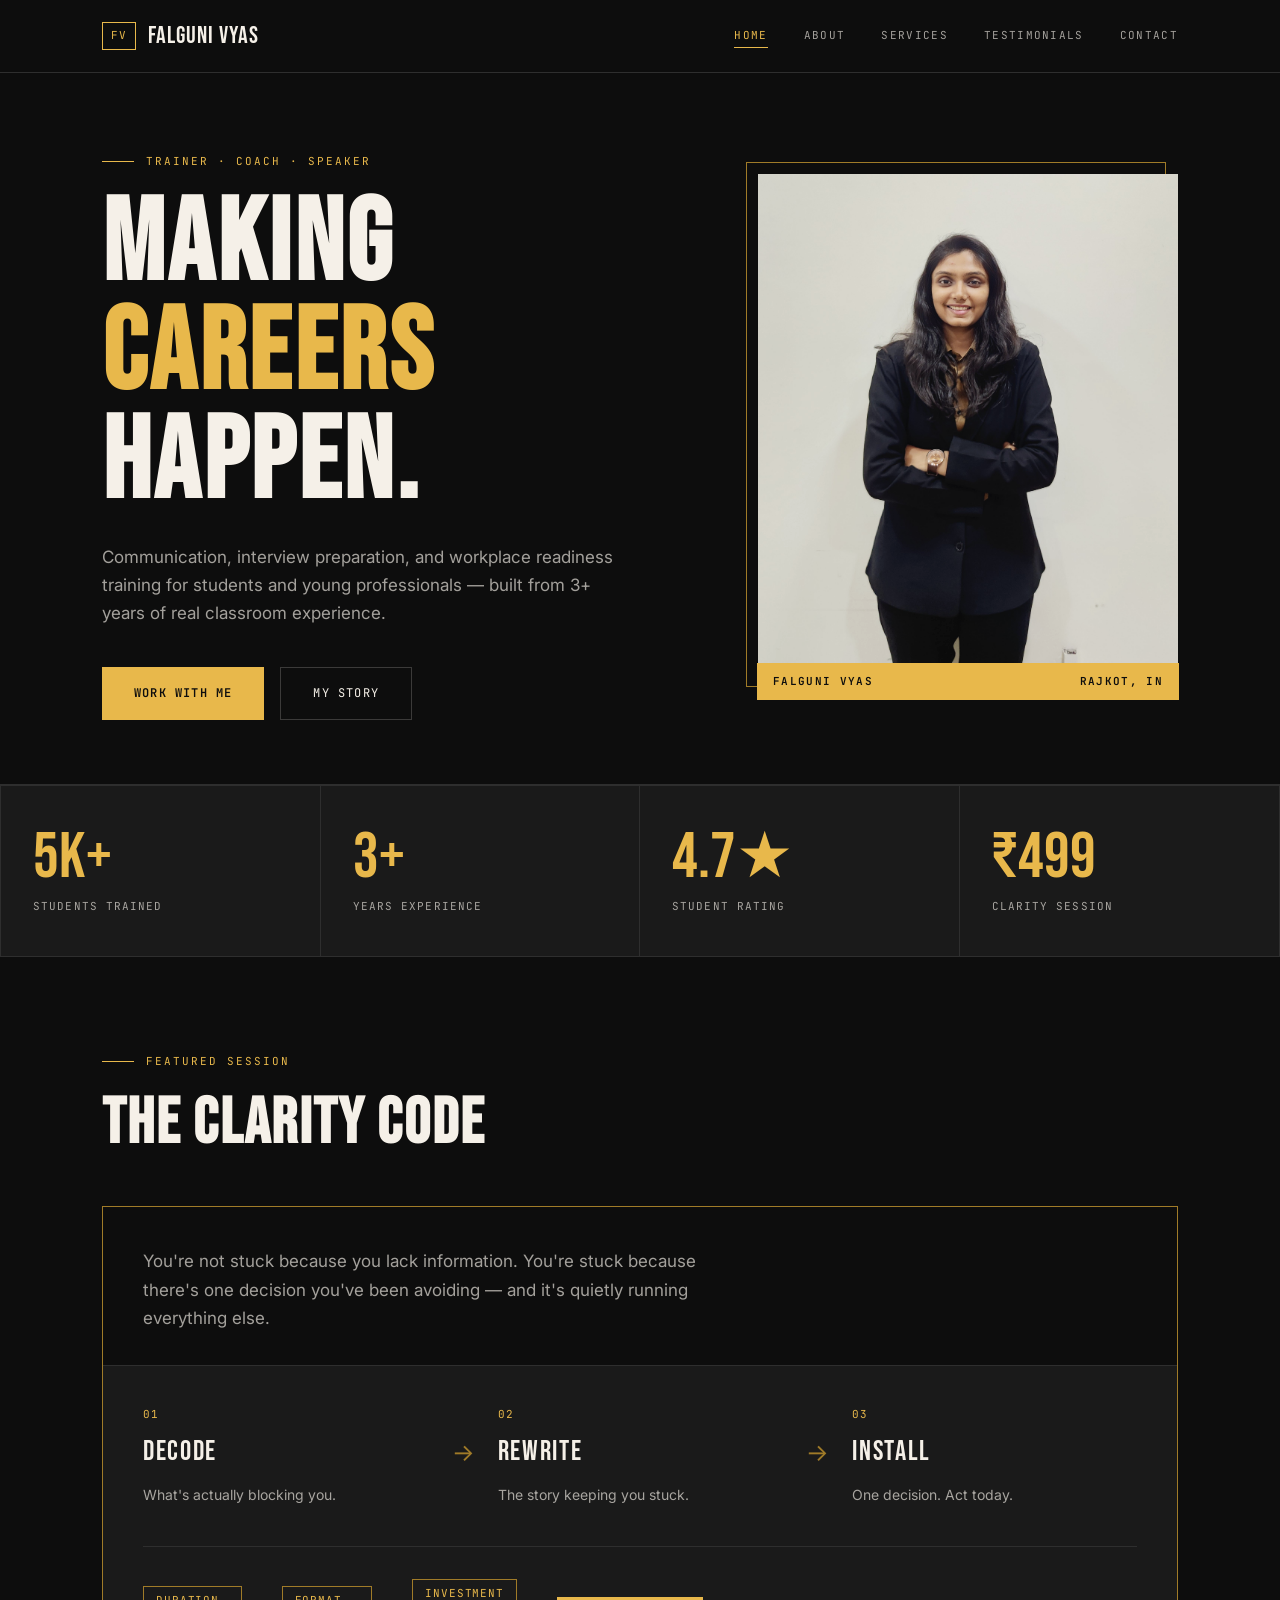
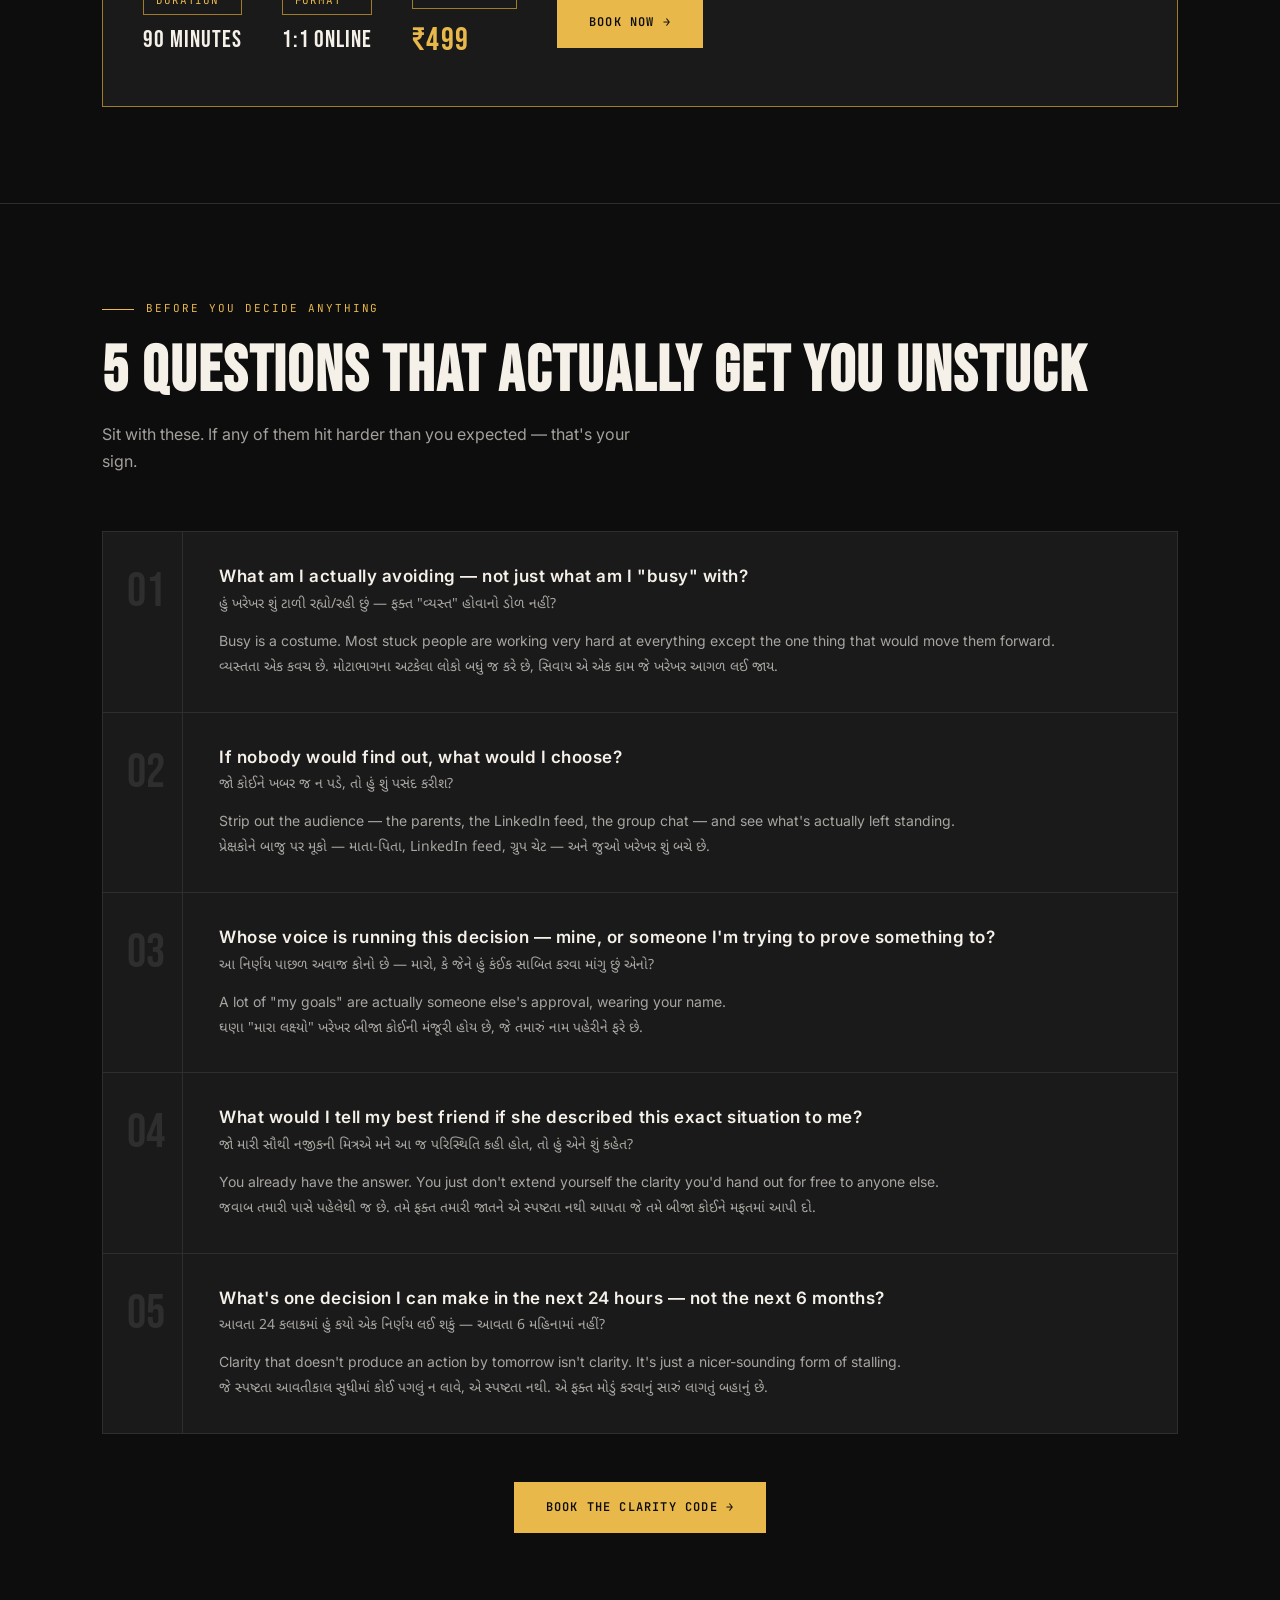
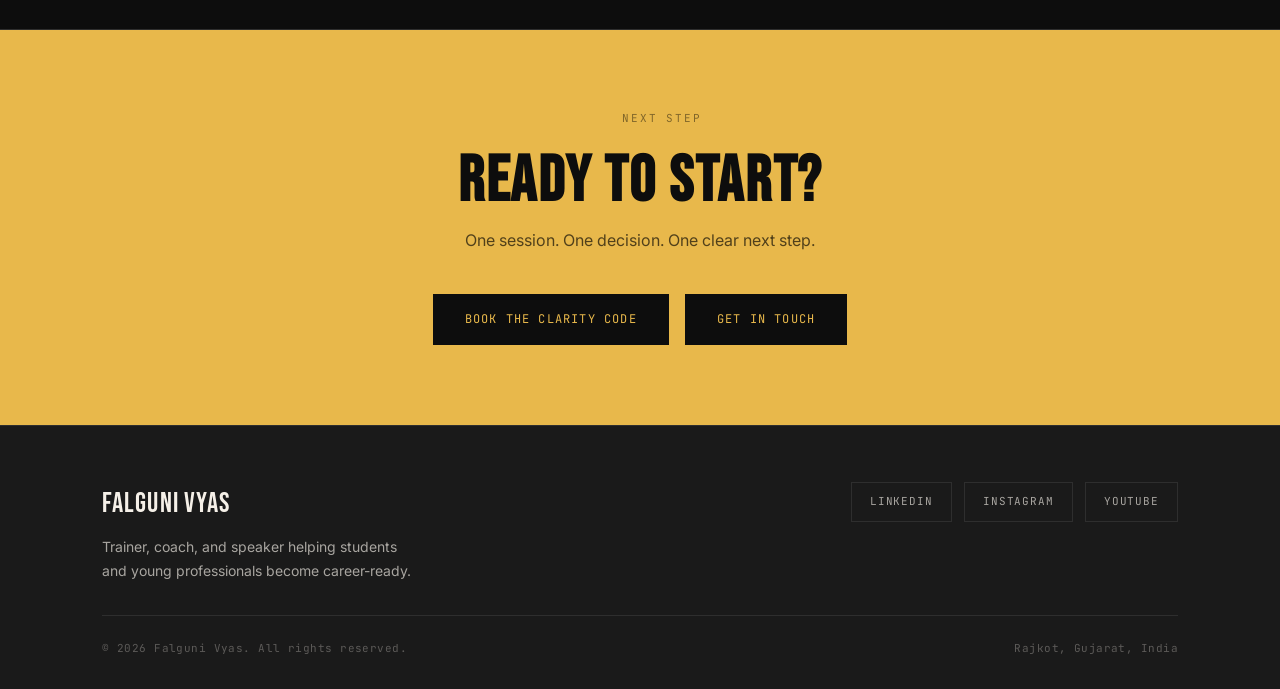
<file: index.html>
<!DOCTYPE html>
<html lang="en">
<head>
<meta charset="UTF-8">
<meta name="viewport" content="width=device-width, initial-scale=1.0">
<title>Falguni Vyas — Trainer, Coach & Speaker</title>
<meta name="description" content="Falguni Vyas helps students and young professionals become confident, employable, and career-ready.">
<link rel="preconnect" href="https://fonts.googleapis.com">
<link rel="preconnect" href="https://fonts.gstatic.com" crossorigin>
<link href="https://fonts.googleapis.com/css2?family=Bebas+Neue&family=Inter:wght@300;400;500;600;700&family=JetBrains+Mono:wght@400;500;600&family=Noto+Sans+Gujarati:wght@400;500;600&display=swap" rel="stylesheet">
<link rel="stylesheet" href="style.css">
<style>
  .guj {
    font-family: 'Noto Sans Gujarati', sans-serif;
    font-size: 14px;
    color: var(--white-dim);
    display: block;
    margin-top: 4px;
    line-height: 1.7;
  }
</style>
</head>
<body>

<header class="site-header">
  <nav class="nav">
    <a href="index.html" class="brand">
      <span class="brand-mark">FV</span>
      <span class="brand-name">Falguni Vyas</span>
    </a>
    <ul class="nav-links">
      <li><a href="index.html" class="active">Home</a></li>
      <li><a href="about.html">About</a></li>
      <li><a href="services.html">Services</a></li>
      <li><a href="testimonials.html">Testimonials</a></li>
      <li><a href="contact.html">Contact</a></li>
    </ul>
    <button class="nav-toggle">MENU</button>
  </nav>
</header>

<main>

  <!-- HERO -->
  <section class="hero">
    <div class="wrap hero-inner">
      <div>
        <div class="eyebrow">Trainer · Coach · Speaker</div>
        <h1 class="hero-headline">
          MAKING<br>
          <span class="gold-word">CAREERS</span><br>
          HAPPEN.
        </h1>
        <p class="hero-sub">
          Communication, interview preparation, and workplace readiness training for students and young professionals — built from 3+ years of real classroom experience.
        </p>
        <div class="btn-row">
          <a href="services.html" class="btn btn-gold">Work With Me</a>
          <a href="about.html" class="btn btn-outline">My Story</a>
        </div>
      </div>

      <div class="portrait-frame">
        <img src="falguni-portrait.jpg" alt="Falguni Vyas">
        <div class="portrait-badge">
          <span>Falguni Vyas</span>
          <span>Rajkot, IN</span>
        </div>
      </div>
    </div>
  </section>

  <!-- STATS -->
  <div class="stats-row">
    <div class="stat-block">
      <span class="stat-num">5K+</span>
      <span class="stat-label">Students Trained</span>
    </div>
    <div class="stat-block">
      <span class="stat-num">3+</span>
      <span class="stat-label">Years Experience</span>
    </div>
    <div class="stat-block">
      <span class="stat-num">4.7★</span>
      <span class="stat-label">Student Rating</span>
    </div>
    <div class="stat-block">
      <span class="stat-num">₹499</span>
      <span class="stat-label">Clarity Session</span>
    </div>
  </div>

  <!-- CLARITY CODE PREVIEW -->
  <section>
    <div class="wrap">
      <div class="eyebrow">Featured Session</div>
      <h2 style="margin-bottom:48px;">THE CLARITY CODE</h2>
      <a href="clarity-code.html" class="clarity-card-link">
        <div class="clarity-card">
          <div class="clarity-card-top">
            <p style="color:var(--white-dim);max-width:600px;font-size:17px;line-height:1.7;">
              You're not stuck because you lack information. You're stuck because there's one decision you've been avoiding — and it's quietly running everything else.
            </p>
          </div>
          <div class="clarity-card-body">
            <div class="clarity-framework">
              <div class="cf-step">
                <span class="cf-num">01</span>
                <span class="cf-label">Decode</span>
                <p>What's actually blocking you.</p>
              </div>
              <div class="cf-arrow">→</div>
              <div class="cf-step">
                <span class="cf-num">02</span>
                <span class="cf-label">Rewrite</span>
                <p>The story keeping you stuck.</p>
              </div>
              <div class="cf-arrow">→</div>
              <div class="cf-step">
                <span class="cf-num">03</span>
                <span class="cf-label">Install</span>
                <p>One decision. Act today.</p>
              </div>
            </div>
            <div class="clarity-meta">
              <div class="clarity-detail">
                <span class="mono-tag">Duration</span>
                <span class="clarity-val">90 Minutes</span>
              </div>
              <div class="clarity-detail">
                <span class="mono-tag">Format</span>
                <span class="clarity-val">1:1 Online</span>
              </div>
              <div class="clarity-detail">
                <span class="mono-tag">Investment</span>
                <span class="clarity-val gold">₹499</span>
              </div>
              <span class="btn btn-gold">Book Now →</span>
            </div>
          </div>
        </div>
      </a>
    </div>
  </section>


  <!-- 5 QUESTIONS — trust builder -->
  <section style="border-top:1px solid var(--black-border);border-bottom:1px solid var(--black-border);">
    <div class="wrap">
      <div class="eyebrow">Before You Decide Anything</div>
      <h2 style="margin-bottom:16px;">5 QUESTIONS THAT ACTUALLY GET YOU UNSTUCK</h2>
      <p style="margin-bottom:56px;max-width:560px;">Sit with these. If any of them hit harder than you expected — that's your sign.</p>

      <div class="q5-list">

        <div class="q5-item">
          <span class="q5-num">01</span>
          <div class="q5-content">
            <h3 class="q5-q">What am I actually avoiding — not just what am I "busy" with?</h3>
            <span class="guj">હું ખરેખર શું ટાળી રહ્યો/રહી છું — ફક્ત "વ્યસ્ત" હોવાનો ડોળ નહીં?</span>
            <p class="q5-a">Busy is a costume. Most stuck people are working very hard at everything except the one thing that would move them forward.</p>
            <span class="guj">વ્યસ્તતા એક કવચ છે. મોટાભાગના અટકેલા લોકો બધું જ કરે છે, સિવાય એ એક કામ જે ખરેખર આગળ લઈ જાય.</span>
          </div>
        </div>

        <div class="q5-item">
          <span class="q5-num">02</span>
          <div class="q5-content">
            <h3 class="q5-q">If nobody would find out, what would I choose?</h3>
            <span class="guj">જો કોઈને ખબર જ ન પડે, તો હું શું પસંદ કરીશ?</span>
            <p class="q5-a">Strip out the audience — the parents, the LinkedIn feed, the group chat — and see what's actually left standing.</p>
            <span class="guj">પ્રેક્ષકોને બાજુ પર મૂકો — માતા-પિતા, LinkedIn feed, ગ્રુપ ચેટ — અને જુઓ ખરેખર શું બચે છે.</span>
          </div>
        </div>

        <div class="q5-item">
          <span class="q5-num">03</span>
          <div class="q5-content">
            <h3 class="q5-q">Whose voice is running this decision — mine, or someone I'm trying to prove something to?</h3>
            <span class="guj">આ નિર્ણય પાછળ અવાજ કોનો છે — મારો, કે જેને હું કંઈક સાબિત કરવા માંગુ છું એનો?</span>
            <p class="q5-a">A lot of "my goals" are actually someone else's approval, wearing your name.</p>
            <span class="guj">ઘણા "મારા લક્ષ્યો" ખરેખર બીજા કોઈની મંજૂરી હોય છે, જે તમારું નામ પહેરીને ફરે છે.</span>
          </div>
        </div>

        <div class="q5-item">
          <span class="q5-num">04</span>
          <div class="q5-content">
            <h3 class="q5-q">What would I tell my best friend if she described this exact situation to me?</h3>
            <span class="guj">જો મારી સૌથી નજીકની મિત્રએ મને આ જ પરિસ્થિતિ કહી હોત, તો હું એને શું કહેત?</span>
            <p class="q5-a">You already have the answer. You just don't extend yourself the clarity you'd hand out for free to anyone else.</p>
            <span class="guj">જવાબ તમારી પાસે પહેલેથી જ છે. તમે ફક્ત તમારી જાતને એ સ્પષ્ટતા નથી આપતા જે તમે બીજા કોઈને મફતમાં આપી દો.</span>
          </div>
        </div>

        <div class="q5-item">
          <span class="q5-num">05</span>
          <div class="q5-content">
            <h3 class="q5-q">What's one decision I can make in the next 24 hours — not the next 6 months?</h3>
            <span class="guj">આવતા 24 કલાકમાં હું કયો એક નિર્ણય લઈ શકું — આવતા 6 મહિનામાં નહીં?</span>
            <p class="q5-a">Clarity that doesn't produce an action by tomorrow isn't clarity. It's just a nicer-sounding form of stalling.</p>
            <span class="guj">જે સ્પષ્ટતા આવતીકાલ સુધીમાં કોઈ પગલું ન લાવે, એ સ્પષ્ટતા નથી. એ ફક્ત મોડું કરવાનું સારું લાગતું બહાનું છે.</span>
          </div>
        </div>

      </div>

      <div style="margin-top:48px;text-align:center;">
        <a href="https://topmate.io/falguni_vyas/2200634" target="_blank" class="btn btn-gold">Book The Clarity Code →</a>
      </div>
    </div>
  </section>

  <!-- CTA BAND -->
  <div class="cta-band">
    <div class="wrap">
      <div class="eyebrow" style="justify-content:center;color:rgba(0,0,0,0.45);">Next Step</div>
      <h2>READY TO START?</h2>
      <p>One session. One decision. One clear next step.</p>
      <div class="btn-row">
        <a href="https://topmate.io/falguni_vyas/2200634" target="_blank" class="btn btn-dark">Book The Clarity Code</a>
        <a href="contact.html" class="btn btn-dark">Get in Touch</a>
      </div>
    </div>
  </div>

</main>

<footer class="site-footer">
  <div class="wrap">
    <div class="footer-grid">
      <div>
        <div class="footer-brand">Falguni Vyas</div>
        <p class="footer-tag">Trainer, coach, and speaker helping students and young professionals become career-ready.</p>
      </div>
      <div class="footer-socials">
        <a href="https://www.linkedin.com/in/falguni-vyas" target="_blank" rel="noopener">LinkedIn</a>
        <a href="https://instagram.com/falgunievyas" target="_blank" rel="noopener">Instagram</a>
        <a href="https://youtube.com/@falgunivyas-neurogpt" target="_blank" rel="noopener">YouTube</a>
      </div>
    </div>
    <div class="footer-bottom">
      <span>&copy; 2026 Falguni Vyas. All rights reserved.</span>
      <span>Rajkot, Gujarat, India</span>
    </div>
  </div>
</footer>

<script src="main.js"></script>
</body>
</html>
</file>
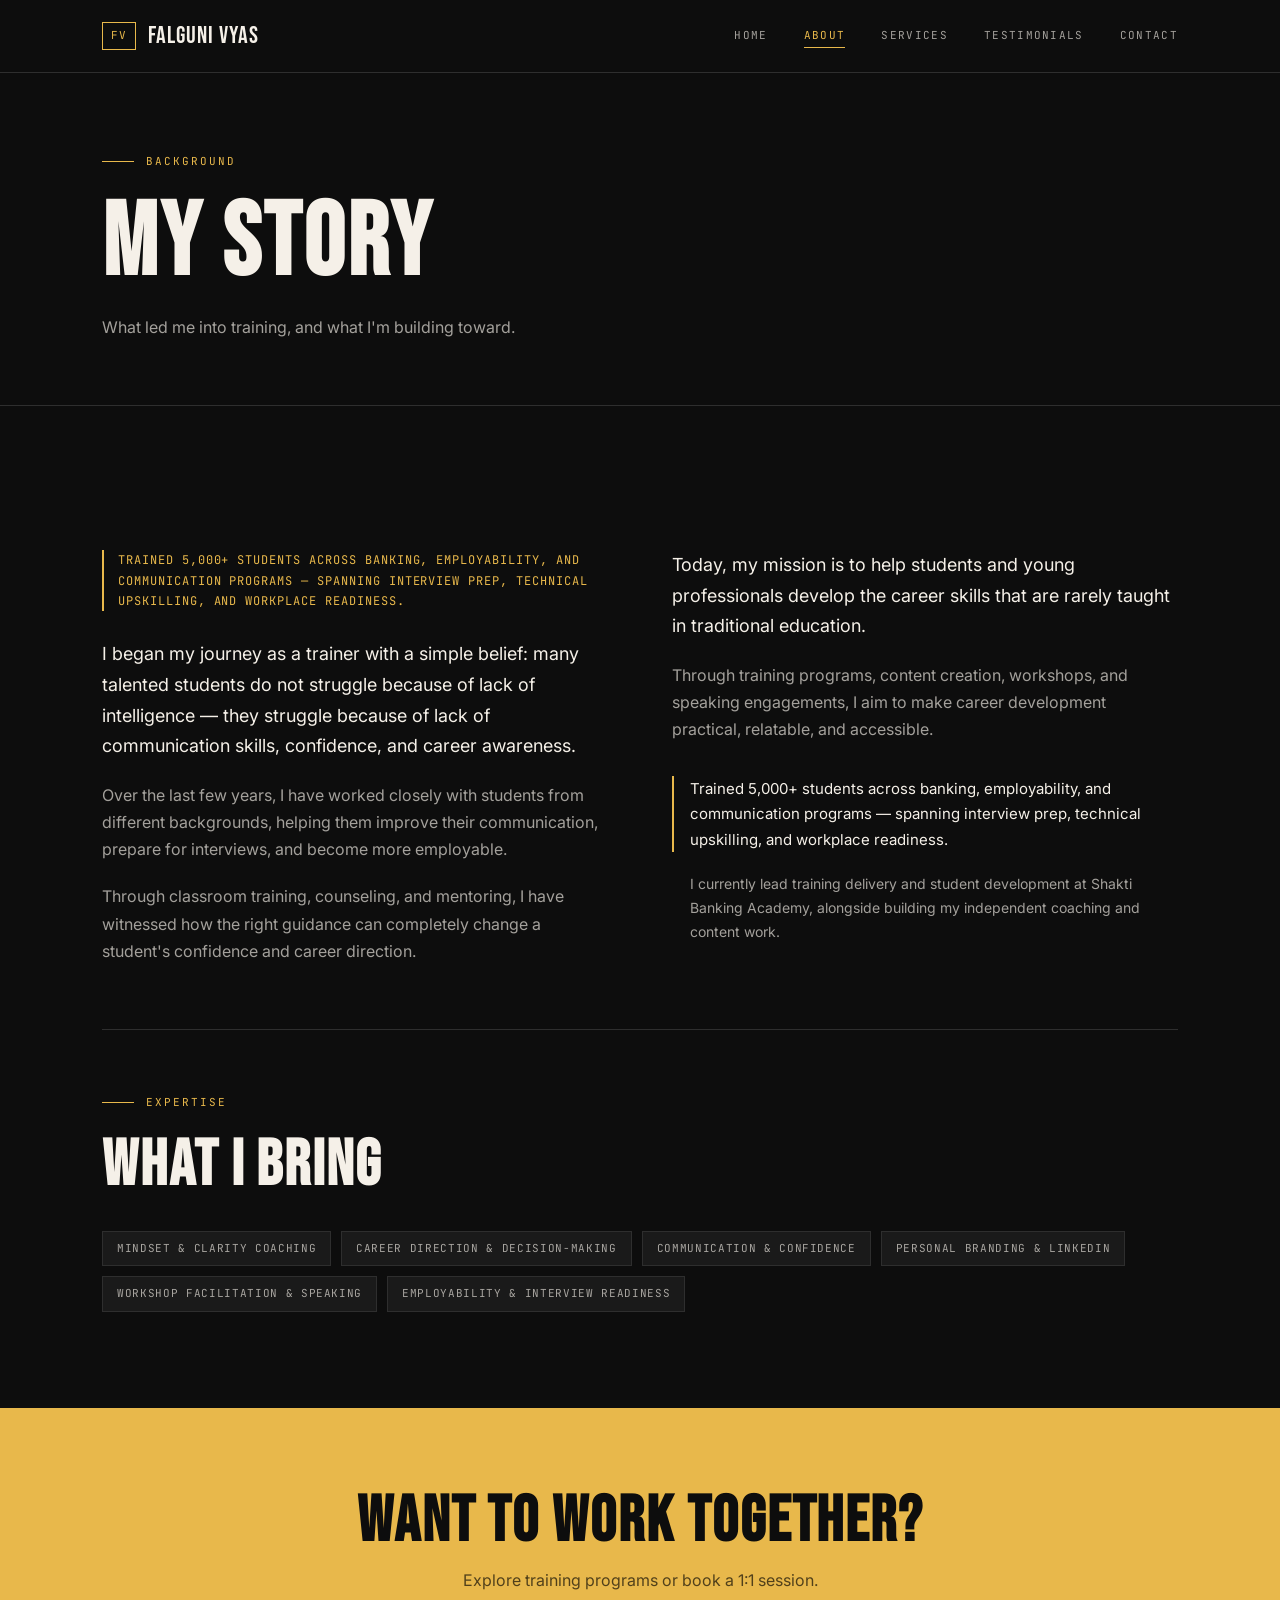
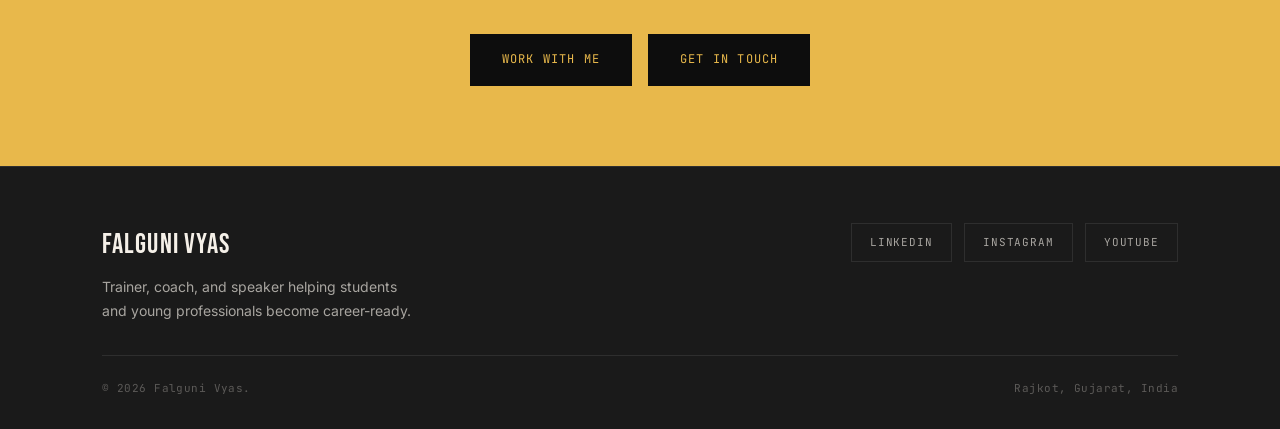
<file: about.html>
<!DOCTYPE html>
<html lang="en">
<head>
<meta charset="UTF-8">
<meta name="viewport" content="width=device-width, initial-scale=1.0">
<title>About — Falguni Vyas</title>
<link rel="stylesheet" href="style.css">
</head>
<body>
<header class="site-header">
  <nav class="nav">
    <a href="index.html" class="brand"><span class="brand-mark">FV</span><span class="brand-name">Falguni Vyas</span></a>
    <ul class="nav-links">
      <li><a href="index.html">Home</a></li>
      <li><a href="about.html" class="active">About</a></li>
      <li><a href="services.html">Services</a></li>
      <li><a href="testimonials.html">Testimonials</a></li>
      <li><a href="contact.html">Contact</a></li>
    </ul>
    <button class="nav-toggle">MENU</button>
  </nav>
</header>

<div class="page-header">
  <div class="wrap">
    <div class="eyebrow">Background</div>
    <h1>MY STORY</h1>
    <p>What led me into training, and what I'm building toward.</p>
  </div>
</div>

<main>
  <section>
    <div class="wrap">
      <div class="split-2">
        <div>
          <p style="font-family:var(--font-mono);font-size:12px;letter-spacing:0.08em;text-transform:uppercase;color:var(--gold);border-left:2px solid var(--gold);padding-left:14px;margin-bottom:28px;">Trained 5,000+ students across banking, employability, and communication programs — spanning interview prep, technical upskilling, and workplace readiness.</p>
          <p style="font-size:18px;color:var(--white);">I began my journey as a trainer with a simple belief: many talented students do not struggle because of lack of intelligence — they struggle because of lack of communication skills, confidence, and career awareness.</p>
          <p>Over the last few years, I have worked closely with students from different backgrounds, helping them improve their communication, prepare for interviews, and become more employable.</p>
          <p>Through classroom training, counseling, and mentoring, I have witnessed how the right guidance can completely change a student's confidence and career direction.</p>
        </div>
        <div>
          <p style="font-size:18px;color:var(--white);">Today, my mission is to help students and young professionals develop the career skills that are rarely taught in traditional education.</p>
          <p>Through training programs, content creation, workshops, and speaking engagements, I aim to make career development practical, relatable, and accessible.</p>
          <p style="font-size:15px;color:var(--white);margin-top:32px;border-left:2px solid var(--gold);padding-left:16px;line-height:1.7;">Trained 5,000+ students across banking, employability, and communication programs — spanning interview prep, technical upskilling, and workplace readiness.</p><p style="font-size:14px;color:var(--white-dim);margin-top:20px;padding-left:18px;">I currently lead training delivery and student development at Shakti Banking Academy, alongside building my independent coaching and content work.</p>
        </div>
      </div>

      <div class="divider"></div>

      <div class="eyebrow">Expertise</div>
      <h2>WHAT I BRING</h2>
            <div class="credential-tags">
        <span>Mindset &amp; Clarity Coaching</span>
        <span>Career Direction &amp; Decision-Making</span>
        <span>Communication &amp; Confidence</span>
        <span>Personal Branding &amp; LinkedIn</span>
        <span>Workshop Facilitation &amp; Speaking</span>
        <span>Employability &amp; Interview Readiness</span>
      </div>
    </div>
  </section>

  <div class="cta-band">
    <div class="wrap">
      <h2>WANT TO WORK TOGETHER?</h2>
      <p>Explore training programs or book a 1:1 session.</p>
      <div class="btn-row">
        <a href="services.html" class="btn btn-dark">Work With Me</a>
        <a href="contact.html" class="btn btn-dark">Get in Touch</a>
      </div>
    </div>
  </div>
</main>

<footer class="site-footer">
  <div class="wrap">
    <div class="footer-grid">
      <div><div class="footer-brand">Falguni Vyas</div><p class="footer-tag">Trainer, coach, and speaker helping students and young professionals become career-ready.</p></div>
      <div class="footer-socials">
        <a href="https://www.linkedin.com/in/falguni-vyas" target="_blank">LinkedIn</a>
        <a href="https://instagram.com/falgunievyas" target="_blank">Instagram</a>
        <a href="https://youtube.com/@falgunivyas-neurogpt" target="_blank">YouTube</a>
      </div>
    </div>
    <div class="footer-bottom"><span>&copy; 2026 Falguni Vyas.</span><span>Rajkot, Gujarat, India</span></div>
  </div>
</footer>
<script src="main.js"></script>
</body>
</html>
</file>
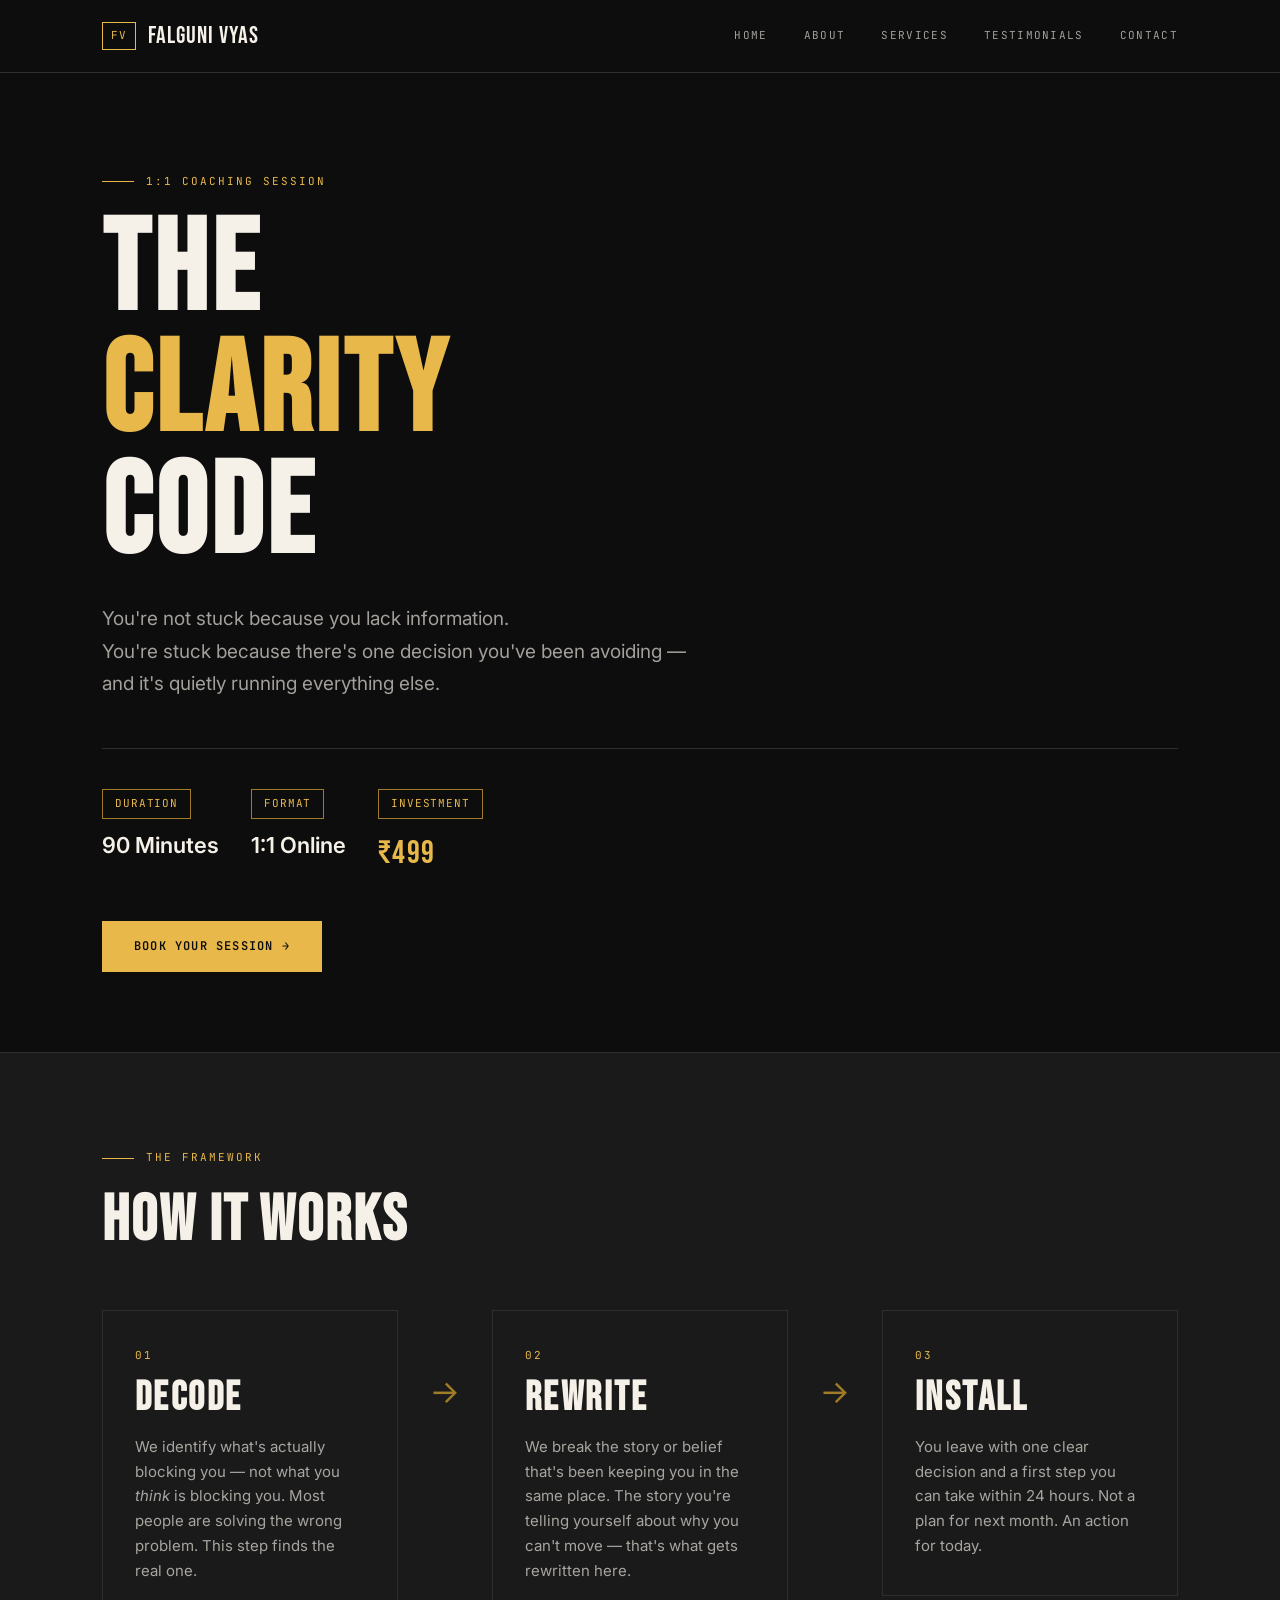
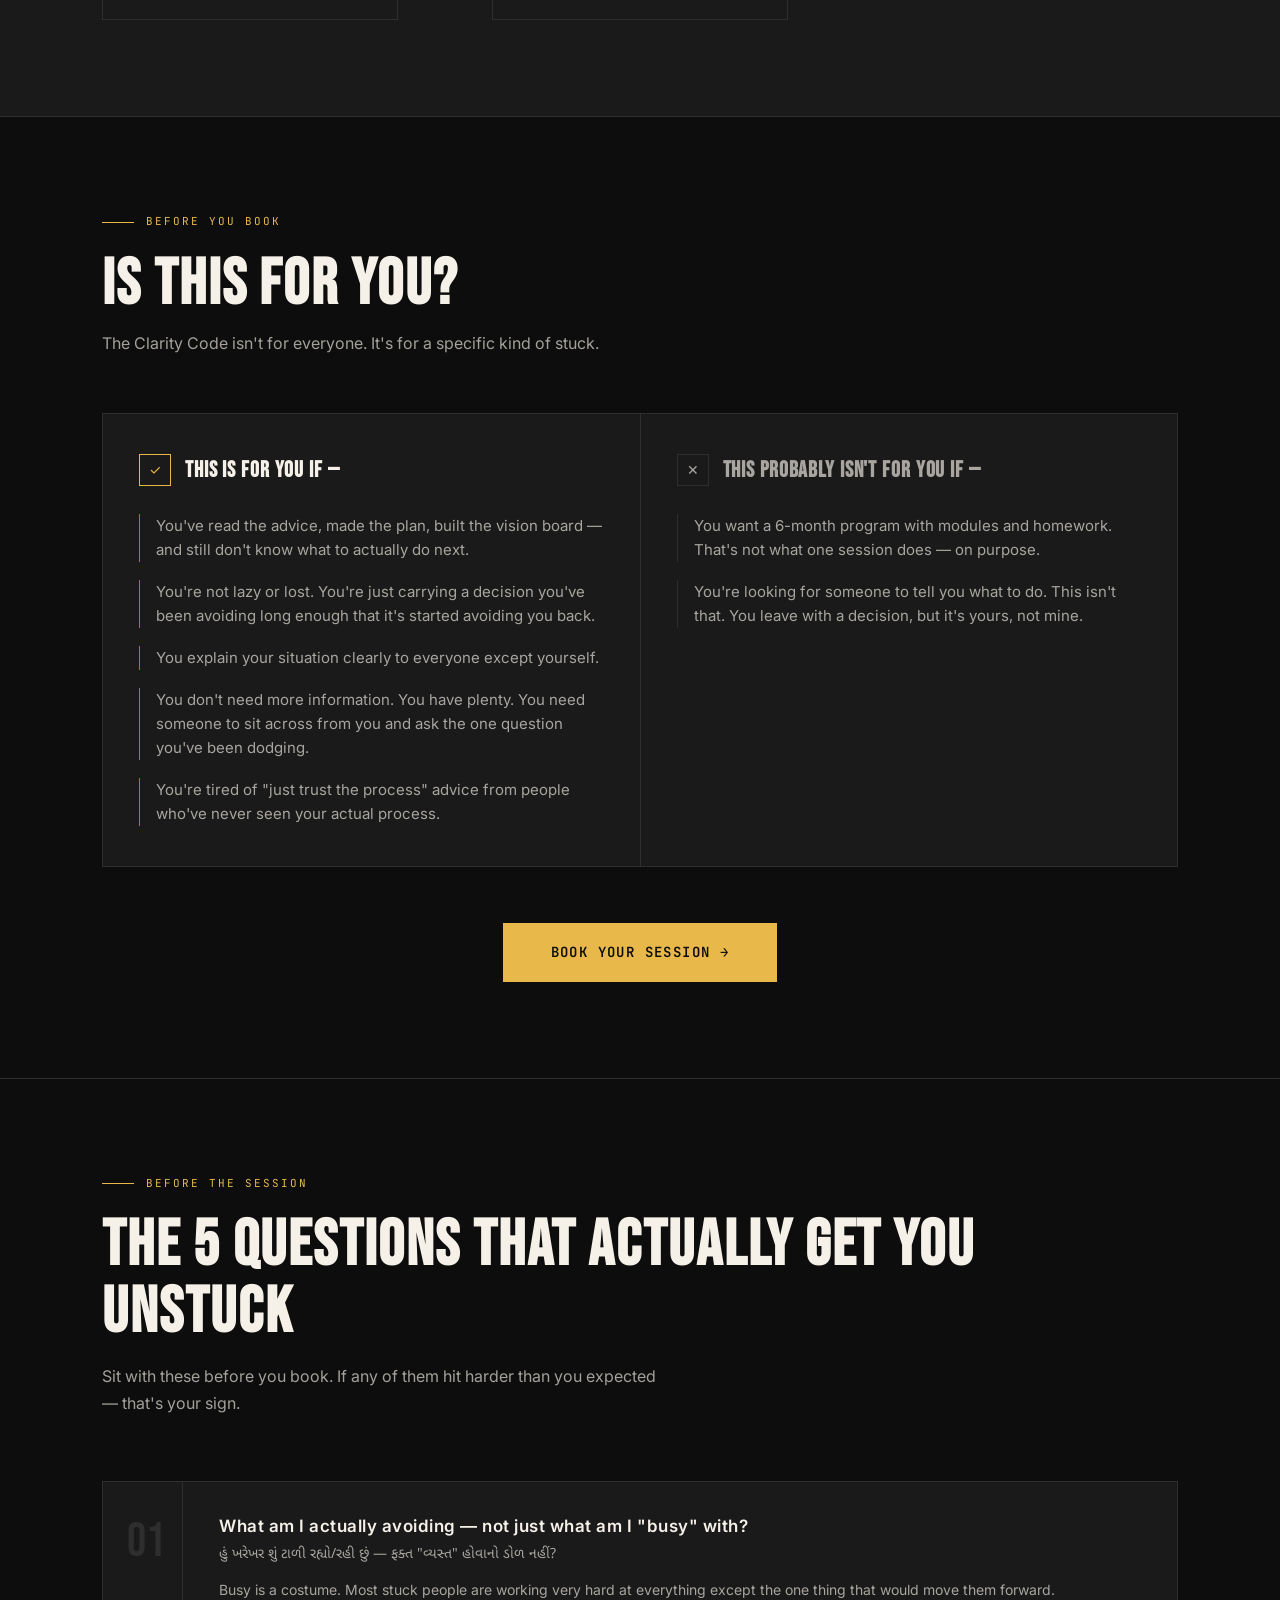
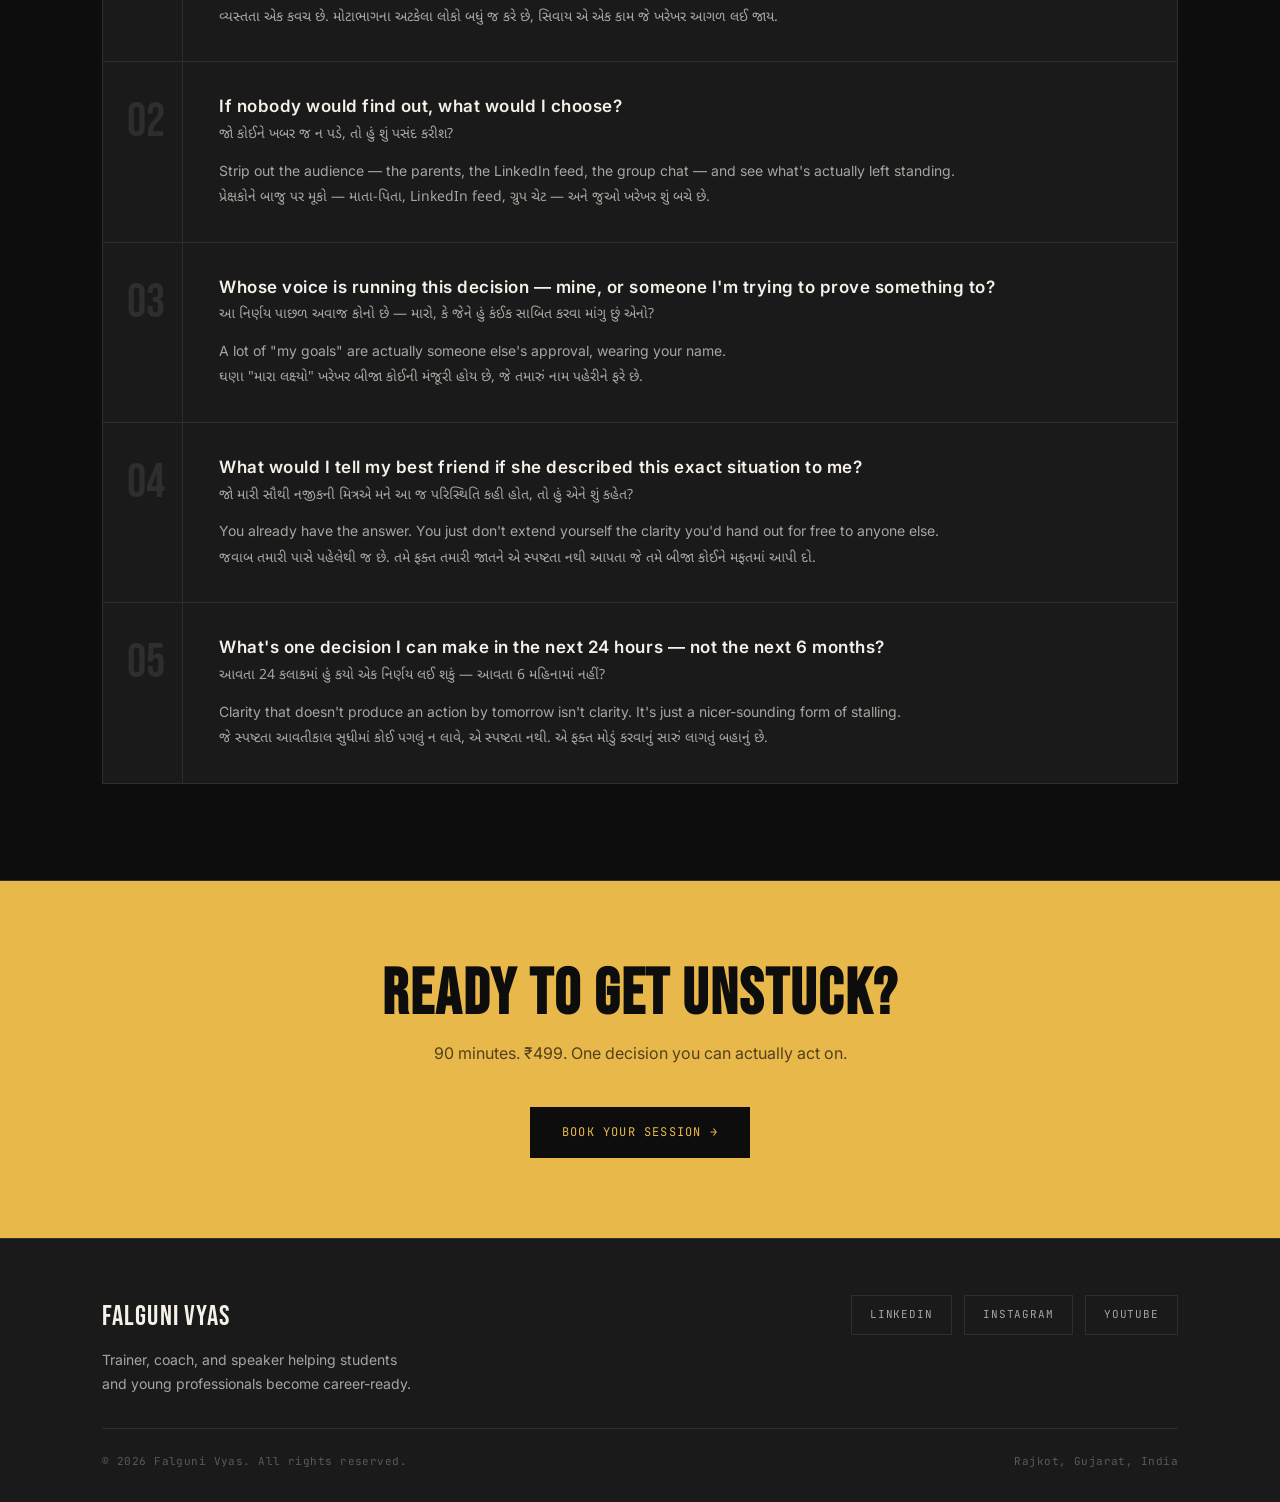
<file: clarity-code.html>
<!DOCTYPE html>
<html lang="en">
<head>
<meta charset="UTF-8">
<meta name="viewport" content="width=device-width, initial-scale=1.0">
<title>The Clarity Code — Falguni Vyas</title>
<meta name="description" content="A 90-minute 1:1 session to decode what's blocking you, rewrite the story keeping you stuck, and install a decision you can act on. ₹499.">
<link rel="preconnect" href="https://fonts.googleapis.com">
<link rel="preconnect" href="https://fonts.gstatic.com" crossorigin>
<link href="https://fonts.googleapis.com/css2?family=Bebas+Neue&family=Inter:wght@300;400;500;600;700&family=JetBrains+Mono:wght@400;500;600&family=Noto+Sans+Gujarati:wght@400;500;600&display=swap" rel="stylesheet">
<link rel="stylesheet" href="style.css">
<style>
  .guj {
    font-family: 'Noto Sans Gujarati', sans-serif;
    font-size: 14px;
    color: var(--white-dim);
    display: block;
    margin-top: 4px;
    line-height: 1.7;
  }
</style>
</head>
<body>

<header class="site-header">
  <nav class="nav">
    <a href="index.html" class="brand">
      <span class="brand-mark">FV</span>
      <span class="brand-name">Falguni Vyas</span>
    </a>
    <ul class="nav-links">
      <li><a href="index.html">Home</a></li>
      <li><a href="about.html">About</a></li>
      <li><a href="services.html">Services</a></li>
      <li><a href="testimonials.html">Testimonials</a></li>
      <li><a href="contact.html">Contact</a></li>
    </ul>
    <button class="nav-toggle">MENU</button>
  </nav>
</header>

<main>

  <!-- HERO -->
  <section style="padding:100px 0 80px;border-bottom:1px solid var(--black-border);">
    <div class="wrap">
      <div class="eyebrow">1:1 Coaching Session</div>
      <h1 style="font-size:clamp(64px,10vw,140px);line-height:0.95;">THE<br><span style="color:var(--gold);">CLARITY</span><br>CODE</h1>
      <p class="lede" style="margin-top:28px;max-width:600px;">
        You're not stuck because you lack information.<br>
        You're stuck because there's one decision you've been avoiding — and it's quietly running everything else.
      </p>
      <div style="display:flex;gap:32px;flex-wrap:wrap;margin-top:48px;border-top:1px solid var(--black-border);padding-top:40px;">
        <div>
          <span class="mono-tag">Duration</span>
          <p style="color:var(--white);font-size:22px;margin-top:8px;font-weight:600;">90 Minutes</p>
        </div>
        <div>
          <span class="mono-tag">Format</span>
          <p style="color:var(--white);font-size:22px;margin-top:8px;font-weight:600;">1:1 Online</p>
        </div>
        <div>
          <span class="mono-tag">Investment</span>
          <p style="color:var(--gold);font-size:32px;margin-top:8px;font-family:var(--font-display);letter-spacing:0.04em;">₹499</p>
        </div>
      </div>
      <div class="btn-row">
        <a href="https://topmate.io/falguni_vyas/2200634" target="_blank" class="btn btn-gold">Book Your Session →</a>
      </div>
    </div>
  </section>

  <!-- FRAMEWORK -->
  <section style="background:var(--black-card);border-bottom:1px solid var(--black-border);">
    <div class="wrap">
      <div class="eyebrow">The Framework</div>
      <h2 style="margin-bottom:56px;">HOW IT WORKS</h2>
      <div class="clarity-framework-full">

        <div class="cf-block">
          <div class="cf-block-num">01</div>
          <h3 class="cf-block-title">DECODE</h3>
          <p>We identify what's actually blocking you — not what you <em>think</em> is blocking you. Most people are solving the wrong problem. This step finds the real one.</p>
        </div>

        <div class="cf-block-arrow">→</div>

        <div class="cf-block">
          <div class="cf-block-num">02</div>
          <h3 class="cf-block-title">REWRITE</h3>
          <p>We break the story or belief that's been keeping you in the same place. The story you're telling yourself about why you can't move — that's what gets rewritten here.</p>
        </div>

        <div class="cf-block-arrow">→</div>

        <div class="cf-block">
          <div class="cf-block-num">03</div>
          <h3 class="cf-block-title">INSTALL</h3>
          <p>You leave with one clear decision and a first step you can take within 24 hours. Not a plan for next month. An action for today.</p>
        </div>

      </div>
    </div>
  </section>

  <!-- IS THIS FOR YOU -->
  <section style="border-bottom:1px solid var(--black-border);">
    <div class="wrap">
      <div class="eyebrow">Before You Book</div>
      <h2 style="margin-bottom:12px;">IS THIS FOR YOU?</h2>
      <p style="margin-bottom:56px;max-width:560px;">The Clarity Code isn't for everyone. It's for a specific kind of stuck.</p>

      <div class="ify-grid">

        <div class="ify-col ify-yes">
          <div class="ify-head">
            <span class="ify-icon">✓</span>
            <h3>This IS for you if —</h3>
          </div>
          <ul class="ify-list">
            <li>You've read the advice, made the plan, built the vision board — and still don't know what to actually do next.</li>
            <li>You're not lazy or lost. You're just carrying a decision you've been avoiding long enough that it's started avoiding you back.</li>
            <li>You explain your situation clearly to everyone except yourself.</li>
            <li>You don't need more information. You have plenty. You need someone to sit across from you and ask the one question you've been dodging.</li>
            <li>You're tired of "just trust the process" advice from people who've never seen your actual process.</li>
          </ul>
        </div>

        <div class="ify-col ify-no">
          <div class="ify-head">
            <span class="ify-icon" style="color:var(--white-dim);border-color:var(--black-border);">✕</span>
            <h3 style="color:var(--white-dim);">This probably ISN'T for you if —</h3>
          </div>
          <ul class="ify-list" style="color:var(--white-dim);">
            <li>You want a 6-month program with modules and homework. That's not what one session does — on purpose.</li>
            <li>You're looking for someone to tell you what to do. This isn't that. You leave with a decision, but it's yours, not mine.</li>
          </ul>
        </div>

      </div>

      <div style="margin-top:56px;text-align:center;">
        <a href="https://topmate.io/falguni_vyas/2200634" target="_blank" class="btn btn-gold" style="font-size:14px;padding:18px 48px;">Book Your Session →</a>
      </div>
    </div>
  </section>

  <!-- 5 QUESTIONS -->
  <section style="border-bottom:1px solid var(--black-border);">
    <div class="wrap">
      <div class="eyebrow">Before the Session</div>
      <h2 style="margin-bottom:16px;">THE 5 QUESTIONS THAT ACTUALLY GET YOU UNSTUCK</h2>
      <p style="margin-bottom:64px;max-width:560px;">Sit with these before you book. If any of them hit harder than you expected — that's your sign.</p>

      <div class="q5-list">

        <div class="q5-item">
          <span class="q5-num">01</span>
          <div class="q5-content">
            <h3 class="q5-q">What am I actually avoiding — not just what am I "busy" with?</h3>
            <span class="guj">હું ખરેખર શું ટાળી રહ્યો/રહી છું — ફક્ત "વ્યસ્ત" હોવાનો ડોળ નહીં?</span>
            <p class="q5-a">Busy is a costume. Most stuck people are working very hard at everything except the one thing that would move them forward.</p>
            <span class="guj">વ્યસ્તતા એક કવચ છે. મોટાભાગના અટકેલા લોકો બધું જ કરે છે, સિવાય એ એક કામ જે ખરેખર આગળ લઈ જાય.</span>
          </div>
        </div>

        <div class="q5-item">
          <span class="q5-num">02</span>
          <div class="q5-content">
            <h3 class="q5-q">If nobody would find out, what would I choose?</h3>
            <span class="guj">જો કોઈને ખબર જ ન પડે, તો હું શું પસંદ કરીશ?</span>
            <p class="q5-a">Strip out the audience — the parents, the LinkedIn feed, the group chat — and see what's actually left standing.</p>
            <span class="guj">પ્રેક્ષકોને બાજુ પર મૂકો — માતા-પિતા, LinkedIn feed, ગ્રુપ ચેટ — અને જુઓ ખરેખર શું બચે છે.</span>
          </div>
        </div>

        <div class="q5-item">
          <span class="q5-num">03</span>
          <div class="q5-content">
            <h3 class="q5-q">Whose voice is running this decision — mine, or someone I'm trying to prove something to?</h3>
            <span class="guj">આ નિર્ણય પાછળ અવાજ કોનો છે — મારો, કે જેને હું કંઈક સાબિત કરવા માંગુ છું એનો?</span>
            <p class="q5-a">A lot of "my goals" are actually someone else's approval, wearing your name.</p>
            <span class="guj">ઘણા "મારા લક્ષ્યો" ખરેખર બીજા કોઈની મંજૂરી હોય છે, જે તમારું નામ પહેરીને ફરે છે.</span>
          </div>
        </div>

        <div class="q5-item">
          <span class="q5-num">04</span>
          <div class="q5-content">
            <h3 class="q5-q">What would I tell my best friend if she described this exact situation to me?</h3>
            <span class="guj">જો મારી સૌથી નજીકની મિત્રએ મને આ જ પરિસ્થિતિ કહી હોત, તો હું એને શું કહેત?</span>
            <p class="q5-a">You already have the answer. You just don't extend yourself the clarity you'd hand out for free to anyone else.</p>
            <span class="guj">જવાબ તમારી પાસે પહેલેથી જ છે. તમે ફક્ત તમારી જાતને એ સ્પષ્ટતા નથી આપતા જે તમે બીજા કોઈને મફતમાં આપી દો.</span>
          </div>
        </div>

        <div class="q5-item">
          <span class="q5-num">05</span>
          <div class="q5-content">
            <h3 class="q5-q">What's one decision I can make in the next 24 hours — not the next 6 months?</h3>
            <span class="guj">આવતા 24 કલાકમાં હું કયો એક નિર્ણય લઈ શકું — આવતા 6 મહિનામાં નહીં?</span>
            <p class="q5-a">Clarity that doesn't produce an action by tomorrow isn't clarity. It's just a nicer-sounding form of stalling.</p>
            <span class="guj">જે સ્પષ્ટતા આવતીકાલ સુધીમાં કોઈ પગલું ન લાવે, એ સ્પષ્ટતા નથી. એ ફક્ત મોડું કરવાનું સારું લાગતું બહાનું છે.</span>
          </div>
        </div>

      </div>
    </div>
  </section>

  <!-- FINAL CTA -->
  <div class="cta-band">
    <div class="wrap">
      <h2>READY TO GET UNSTUCK?</h2>
      <p>90 minutes. ₹499. One decision you can actually act on.</p>
      <div class="btn-row">
        <a href="https://topmate.io/falguni_vyas/2200634" target="_blank" class="btn btn-dark">Book Your Session →</a>
      </div>
    </div>
  </div>

</main>

<footer class="site-footer">
  <div class="wrap">
    <div class="footer-grid">
      <div>
        <div class="footer-brand">Falguni Vyas</div>
        <p class="footer-tag">Trainer, coach, and speaker helping students and young professionals become career-ready.</p>
      </div>
      <div class="footer-socials">
        <a href="https://www.linkedin.com/in/falguni-vyas" target="_blank" rel="noopener">LinkedIn</a>
        <a href="https://instagram.com/falgunievyas" target="_blank" rel="noopener">Instagram</a>
        <a href="https://youtube.com/@falgunivyas-neurogpt" target="_blank" rel="noopener">YouTube</a>
      </div>
    </div>
    <div class="footer-bottom">
      <span>&copy; 2026 Falguni Vyas. All rights reserved.</span>
      <span>Rajkot, Gujarat, India</span>
    </div>
  </div>
</footer>

<script src="main.js"></script>
</body>
</html>
</file>
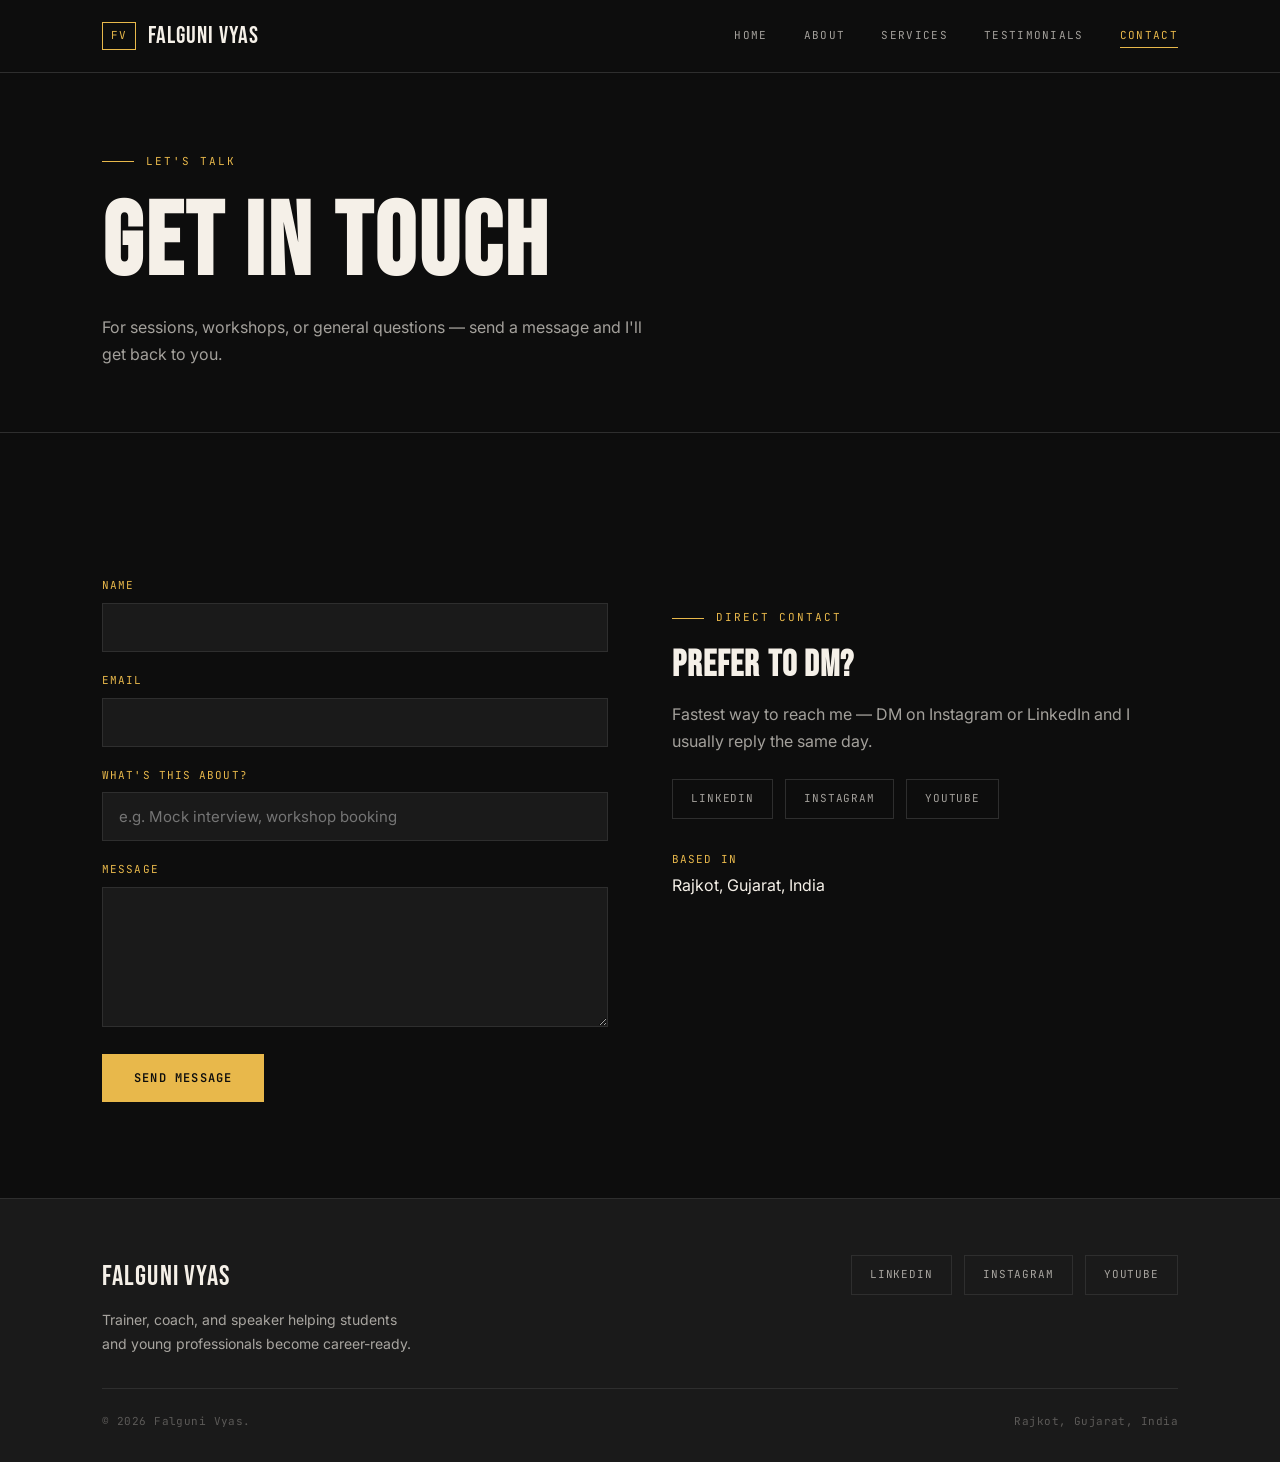
<file: contact.html>
<!DOCTYPE html>
<html lang="en">
<head>
<meta charset="UTF-8">
<meta name="viewport" content="width=device-width, initial-scale=1.0">
<title>Contact — Falguni Vyas</title>
<link rel="stylesheet" href="style.css">
</head>
<body>
<header class="site-header">
  <nav class="nav">
    <a href="index.html" class="brand"><span class="brand-mark">FV</span><span class="brand-name">Falguni Vyas</span></a>
    <ul class="nav-links">
      <li><a href="index.html">Home</a></li>
      <li><a href="about.html">About</a></li>
      <li><a href="services.html">Services</a></li>
      <li><a href="testimonials.html">Testimonials</a></li>
      <li><a href="contact.html" class="active">Contact</a></li>
    </ul>
    <button class="nav-toggle">MENU</button>
  </nav>
</header>

<div class="page-header">
  <div class="wrap">
    <div class="eyebrow">Let's Talk</div>
    <h1>GET IN TOUCH</h1>
    <p>For sessions, workshops, or general questions — send a message and I'll get back to you.</p>
  </div>
</div>

<main>
  <section>
    <div class="wrap split-2">
      <div>
        <!-- Replace YOUR_FORM_ID with your Formspree endpoint from formspree.io -->
        <form class="form-block" action="https://formspree.io/f/YOUR_FORM_ID" method="POST">
          <div><label for="name">Name</label><input type="text" id="name" name="name" required></div>
          <div><label for="email">Email</label><input type="email" id="email" name="email" required></div>
          <div><label for="reason">What's this about?</label><input type="text" id="reason" name="reason" placeholder="e.g. Mock interview, workshop booking"></div>
          <div><label for="message">Message</label><textarea id="message" name="message" required></textarea></div>
          <button type="submit" class="btn btn-gold" style="align-self:flex-start;">Send Message</button>
        </form>
      </div>

      <div class="contact-meta">
        <div class="eyebrow">Direct Contact</div>
        <h3 style="margin-bottom:16px;">PREFER TO DM?</h3>
        <p style="margin-bottom:24px;">Fastest way to reach me — DM on Instagram or LinkedIn and I usually reply the same day.</p>
        <div class="contact-socials">
          <a href="https://www.linkedin.com/in/falguni-vyas" target="_blank">LinkedIn</a>
          <a href="https://instagram.com/falgunievyas" target="_blank">Instagram</a>
          <a href="https://youtube.com/@falgunivyas-neurogpt" target="_blank">YouTube</a>
        </div>
        <span class="mono-label">Based in</span>
        <p style="color:var(--white);margin-top:4px;">Rajkot, Gujarat, India</p>
      </div>
    </div>
  </section>
</main>

<footer class="site-footer">
  <div class="wrap">
    <div class="footer-grid">
      <div><div class="footer-brand">Falguni Vyas</div><p class="footer-tag">Trainer, coach, and speaker helping students and young professionals become career-ready.</p></div>
      <div class="footer-socials">
        <a href="https://www.linkedin.com/in/falguni-vyas" target="_blank">LinkedIn</a>
        <a href="https://instagram.com/falgunievyas" target="_blank">Instagram</a>
        <a href="https://youtube.com/@falgunivyas-neurogpt" target="_blank">YouTube</a>
      </div>
    </div>
    <div class="footer-bottom"><span>&copy; 2026 Falguni Vyas.</span><span>Rajkot, Gujarat, India</span></div>
  </div>
</footer>
<script src="main.js"></script>
</body>
</html>
</file>
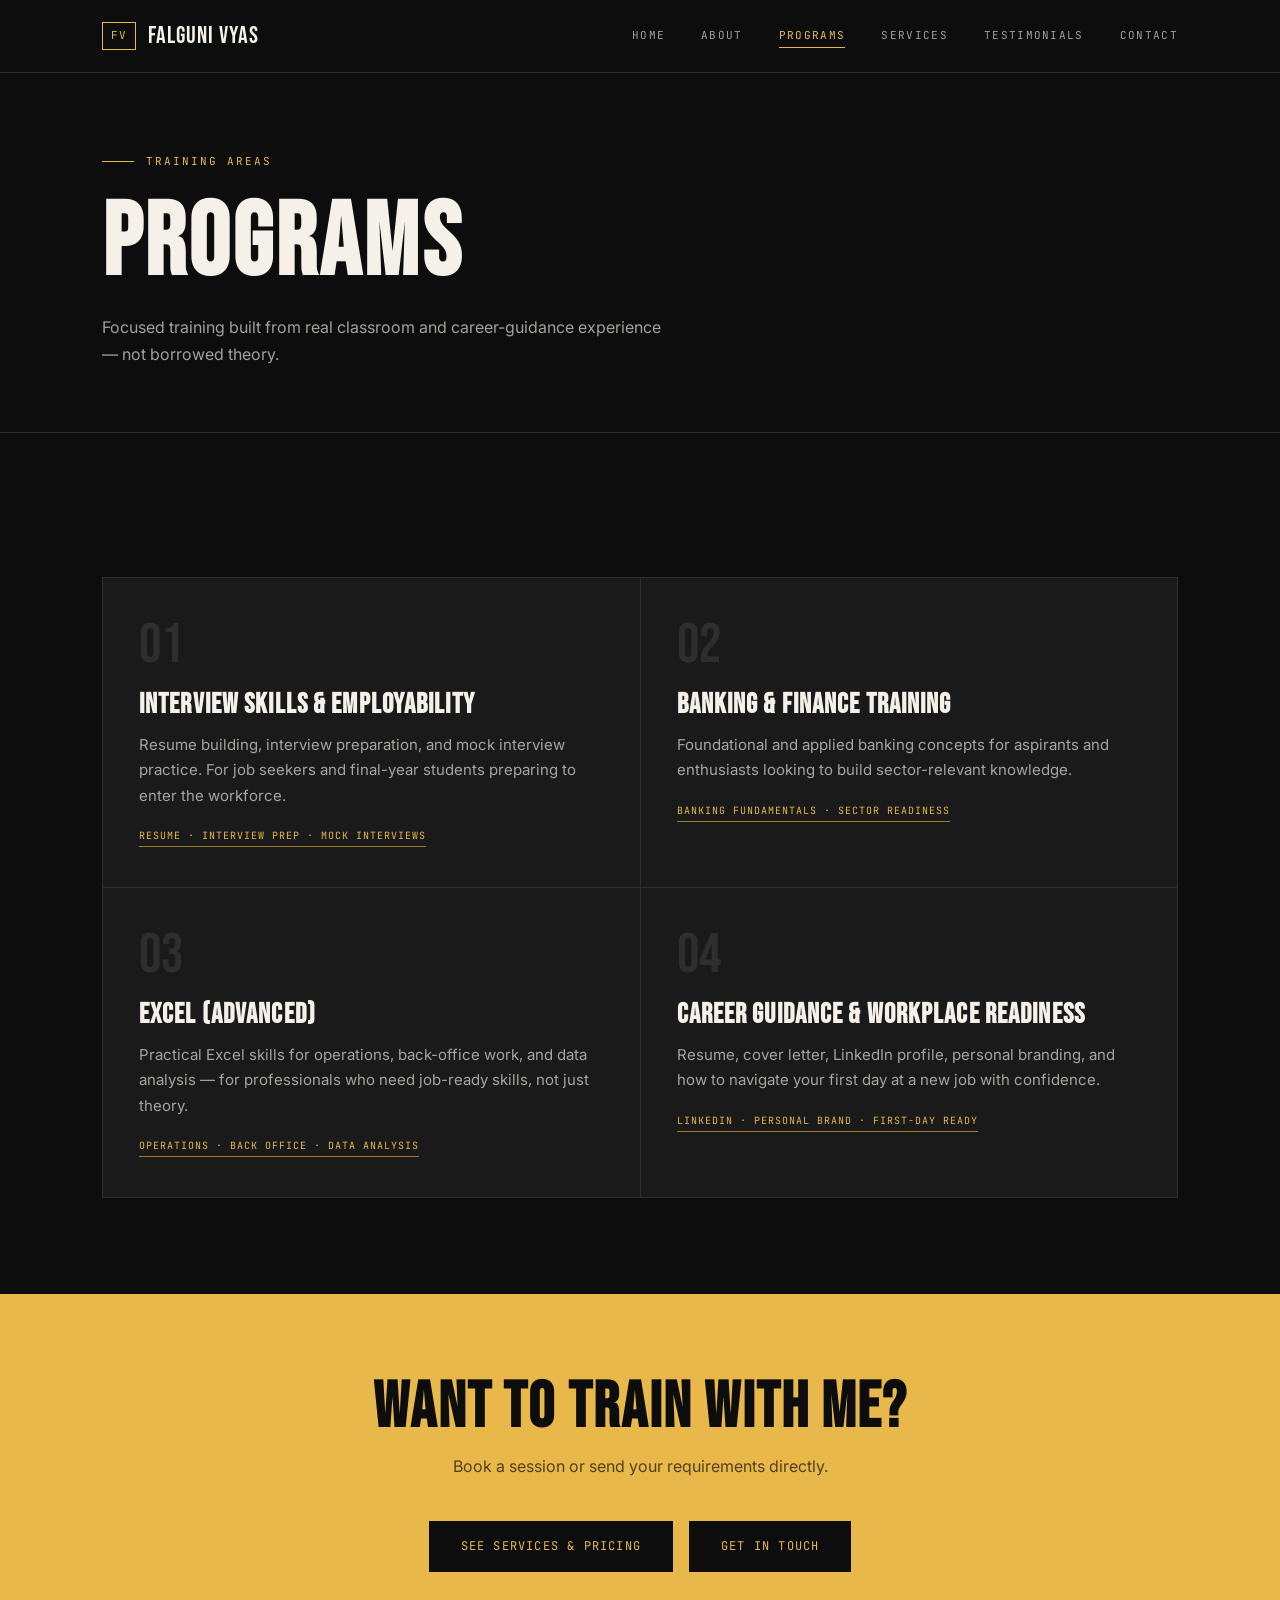
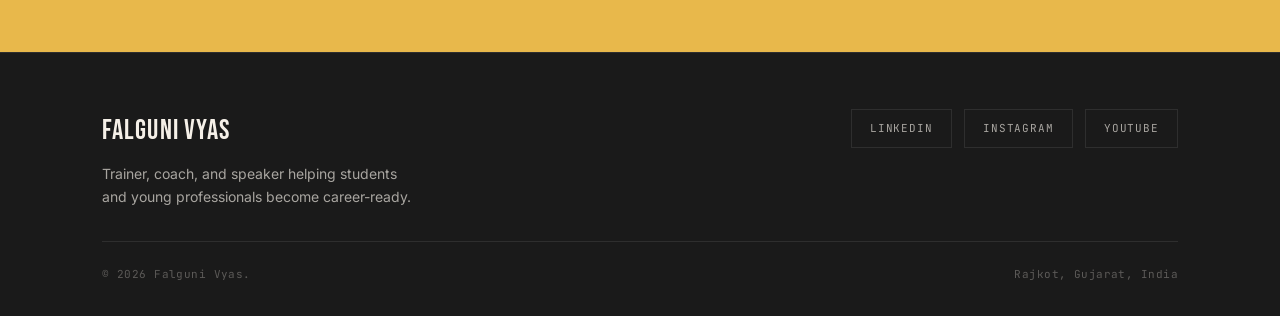
<file: programs.html>
<!DOCTYPE html>
<html lang="en">
<head>
<meta charset="UTF-8">
<meta name="viewport" content="width=device-width, initial-scale=1.0">
<title>Programs — Falguni Vyas</title>
<link rel="stylesheet" href="style.css">
</head>
<body>
<header class="site-header">
  <nav class="nav">
    <a href="index.html" class="brand"><span class="brand-mark">FV</span><span class="brand-name">Falguni Vyas</span></a>
    <ul class="nav-links">
      <li><a href="index.html">Home</a></li>
      <li><a href="about.html">About</a></li>
      <li><a href="programs.html" class="active">Programs</a></li>
      <li><a href="services.html">Services</a></li>
      <li><a href="testimonials.html">Testimonials</a></li>
      <li><a href="contact.html">Contact</a></li>
    </ul>
    <button class="nav-toggle">MENU</button>
  </nav>
</header>

<div class="page-header">
  <div class="wrap">
    <div class="eyebrow">Training Areas</div>
    <h1>PROGRAMS</h1>
    <p>Focused training built from real classroom and career-guidance experience — not borrowed theory.</p>
  </div>
</div>

<main>
  <section>
    <div class="wrap">
      <div class="program-grid">
        <div class="program-card">
          <div class="program-num">01</div>
          <h3>Interview Skills & Employability</h3>
          <p>Resume building, interview preparation, and mock interview practice. For job seekers and final-year students preparing to enter the workforce.</p>
          <span class="program-tag">Resume · Interview Prep · Mock Interviews</span>
        </div>
        <div class="program-card">
          <div class="program-num">02</div>
          <h3>Banking & Finance Training</h3>
          <p>Foundational and applied banking concepts for aspirants and enthusiasts looking to build sector-relevant knowledge.</p>
          <span class="program-tag">Banking Fundamentals · Sector Readiness</span>
        </div>
        <div class="program-card">
          <div class="program-num">03</div>
          <h3>Excel (Advanced)</h3>
          <p>Practical Excel skills for operations, back-office work, and data analysis — for professionals who need job-ready skills, not just theory.</p>
          <span class="program-tag">Operations · Back Office · Data Analysis</span>
        </div>
        <div class="program-card">
          <div class="program-num">04</div>
          <h3>Career Guidance & Workplace Readiness</h3>
          <p>Resume, cover letter, LinkedIn profile, personal branding, and how to navigate your first day at a new job with confidence.</p>
          <span class="program-tag">LinkedIn · Personal Brand · First-Day Ready</span>
        </div>
      </div>
    </div>
  </section>

  <div class="cta-band">
    <div class="wrap">
      <h2>WANT TO TRAIN WITH ME?</h2>
      <p>Book a session or send your requirements directly.</p>
      <div class="btn-row">
        <a href="services.html" class="btn btn-dark">See Services & Pricing</a>
        <a href="contact.html" class="btn btn-dark">Get in Touch</a>
      </div>
    </div>
  </div>
</main>

<footer class="site-footer">
  <div class="wrap">
    <div class="footer-grid">
      <div><div class="footer-brand">Falguni Vyas</div><p class="footer-tag">Trainer, coach, and speaker helping students and young professionals become career-ready.</p></div>
      <div class="footer-socials">
        <a href="https://www.linkedin.com/in/falguni-vyas" target="_blank">LinkedIn</a>
        <a href="https://instagram.com/falgunievyas" target="_blank">Instagram</a>
        <a href="https://youtube.com/@falgunivyas-neurogpt" target="_blank">YouTube</a>
      </div>
    </div>
    <div class="footer-bottom"><span>&copy; 2026 Falguni Vyas.</span><span>Rajkot, Gujarat, India</span></div>
  </div>
</footer>
<script src="main.js"></script>
</body>
</html>
</file>
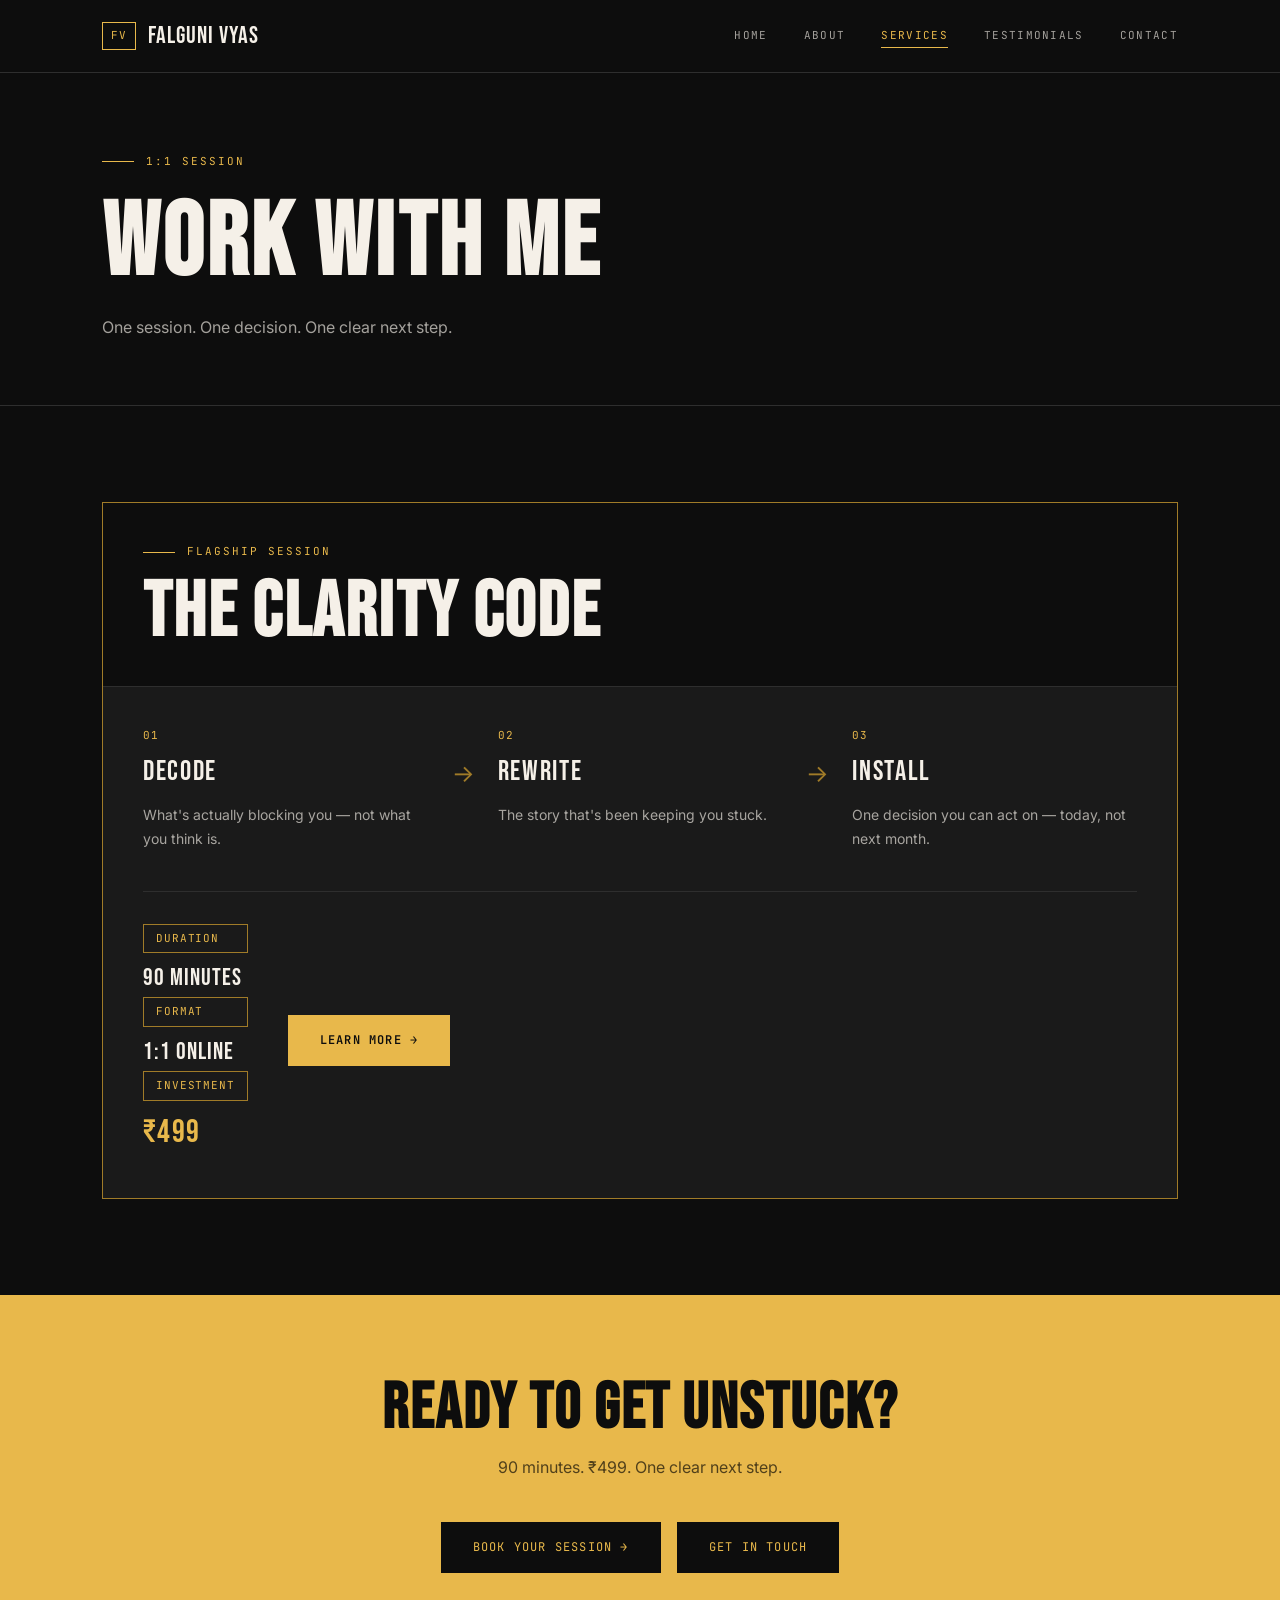
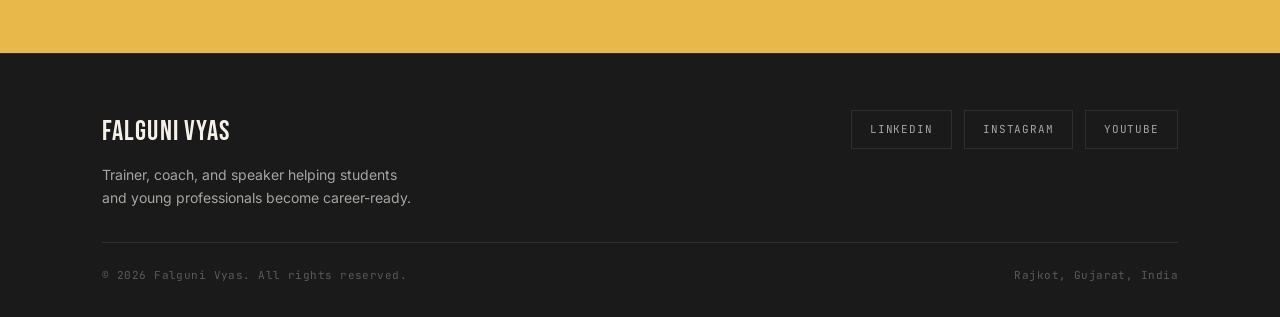
<file: services.html>
<!DOCTYPE html>
<html lang="en">
<head>
<meta charset="UTF-8">
<meta name="viewport" content="width=device-width, initial-scale=1.0">
<title>Services — Falguni Vyas</title>
<meta name="description" content="The Clarity Code — a 90-minute 1:1 session to decode what's blocking you. ₹499.">
<link rel="stylesheet" href="style.css">
</head>
<body>
<header class="site-header">
  <nav class="nav">
    <a href="index.html" class="brand">
      <span class="brand-mark">FV</span>
      <span class="brand-name">Falguni Vyas</span>
    </a>
    <ul class="nav-links">
      <li><a href="index.html">Home</a></li>
      <li><a href="about.html">About</a></li>
      <li><a href="services.html" class="active">Services</a></li>
      <li><a href="testimonials.html">Testimonials</a></li>
      <li><a href="contact.html">Contact</a></li>
    </ul>
    <button class="nav-toggle">MENU</button>
  </nav>
</header>

<div class="page-header">
  <div class="wrap">
    <div class="eyebrow">1:1 Session</div>
    <h1>WORK WITH ME</h1>
    <p>One session. One decision. One clear next step.</p>
  </div>
</div>

<main>
  <section>
    <div class="wrap">
      <a href="clarity-code.html" class="clarity-card-link">
        <div class="clarity-card">
          <div class="clarity-card-top">
            <div class="eyebrow" style="margin-bottom:12px;">Flagship Session</div>
            <h2 style="font-size:clamp(48px,6vw,80px);margin-bottom:0;">THE CLARITY CODE</h2>
          </div>
          <div class="clarity-card-body">
            <div class="clarity-framework">
              <div class="cf-step">
                <span class="cf-num">01</span>
                <span class="cf-label">Decode</span>
                <p>What's actually blocking you — not what you think is.</p>
              </div>
              <div class="cf-arrow">→</div>
              <div class="cf-step">
                <span class="cf-num">02</span>
                <span class="cf-label">Rewrite</span>
                <p>The story that's been keeping you stuck.</p>
              </div>
              <div class="cf-arrow">→</div>
              <div class="cf-step">
                <span class="cf-num">03</span>
                <span class="cf-label">Install</span>
                <p>One decision you can act on — today, not next month.</p>
              </div>
            </div>
            <div class="clarity-meta">
              <div class="clarity-detail">
                <span class="mono-tag">Duration</span>
                <span class="clarity-val">90 Minutes</span>
              </div>
              <div class="clarity-detail">
                <span class="mono-tag">Format</span>
                <span class="clarity-val">1:1 Online</span>
              </div>
              <div class="clarity-detail">
                <span class="mono-tag">Investment</span>
                <span class="clarity-val gold">₹499</span>
              </div>
              <a href="clarity-code.html" class="btn btn-gold" style="align-self:center;">Learn More →</a>
            </div>
          </div>
        </div>
      </a>
    </div>
  </section>

  <div class="cta-band">
    <div class="wrap">
      <h2>READY TO GET UNSTUCK?</h2>
      <p>90 minutes. ₹499. One clear next step.</p>
      <div class="btn-row">
        <a href="https://topmate.io/falguni_vyas/2200634" target="_blank" class="btn btn-dark">Book Your Session →</a>
        <a href="contact.html" class="btn btn-dark">Get in Touch</a>
      </div>
    </div>
  </div>
</main>

<footer class="site-footer">
  <div class="wrap">
    <div class="footer-grid">
      <div>
        <div class="footer-brand">Falguni Vyas</div>
        <p class="footer-tag">Trainer, coach, and speaker helping students and young professionals become career-ready.</p>
      </div>
      <div class="footer-socials">
        <a href="https://www.linkedin.com/in/falguni-vyas" target="_blank" rel="noopener">LinkedIn</a>
        <a href="https://instagram.com/falgunievyas" target="_blank" rel="noopener">Instagram</a>
        <a href="https://youtube.com/@falgunivyas-neurogpt" target="_blank" rel="noopener">YouTube</a>
      </div>
    </div>
    <div class="footer-bottom">
      <span>&copy; 2026 Falguni Vyas. All rights reserved.</span>
      <span>Rajkot, Gujarat, India</span>
    </div>
  </div>
</footer>
<script src="main.js"></script>
</body>
</html>
</file>
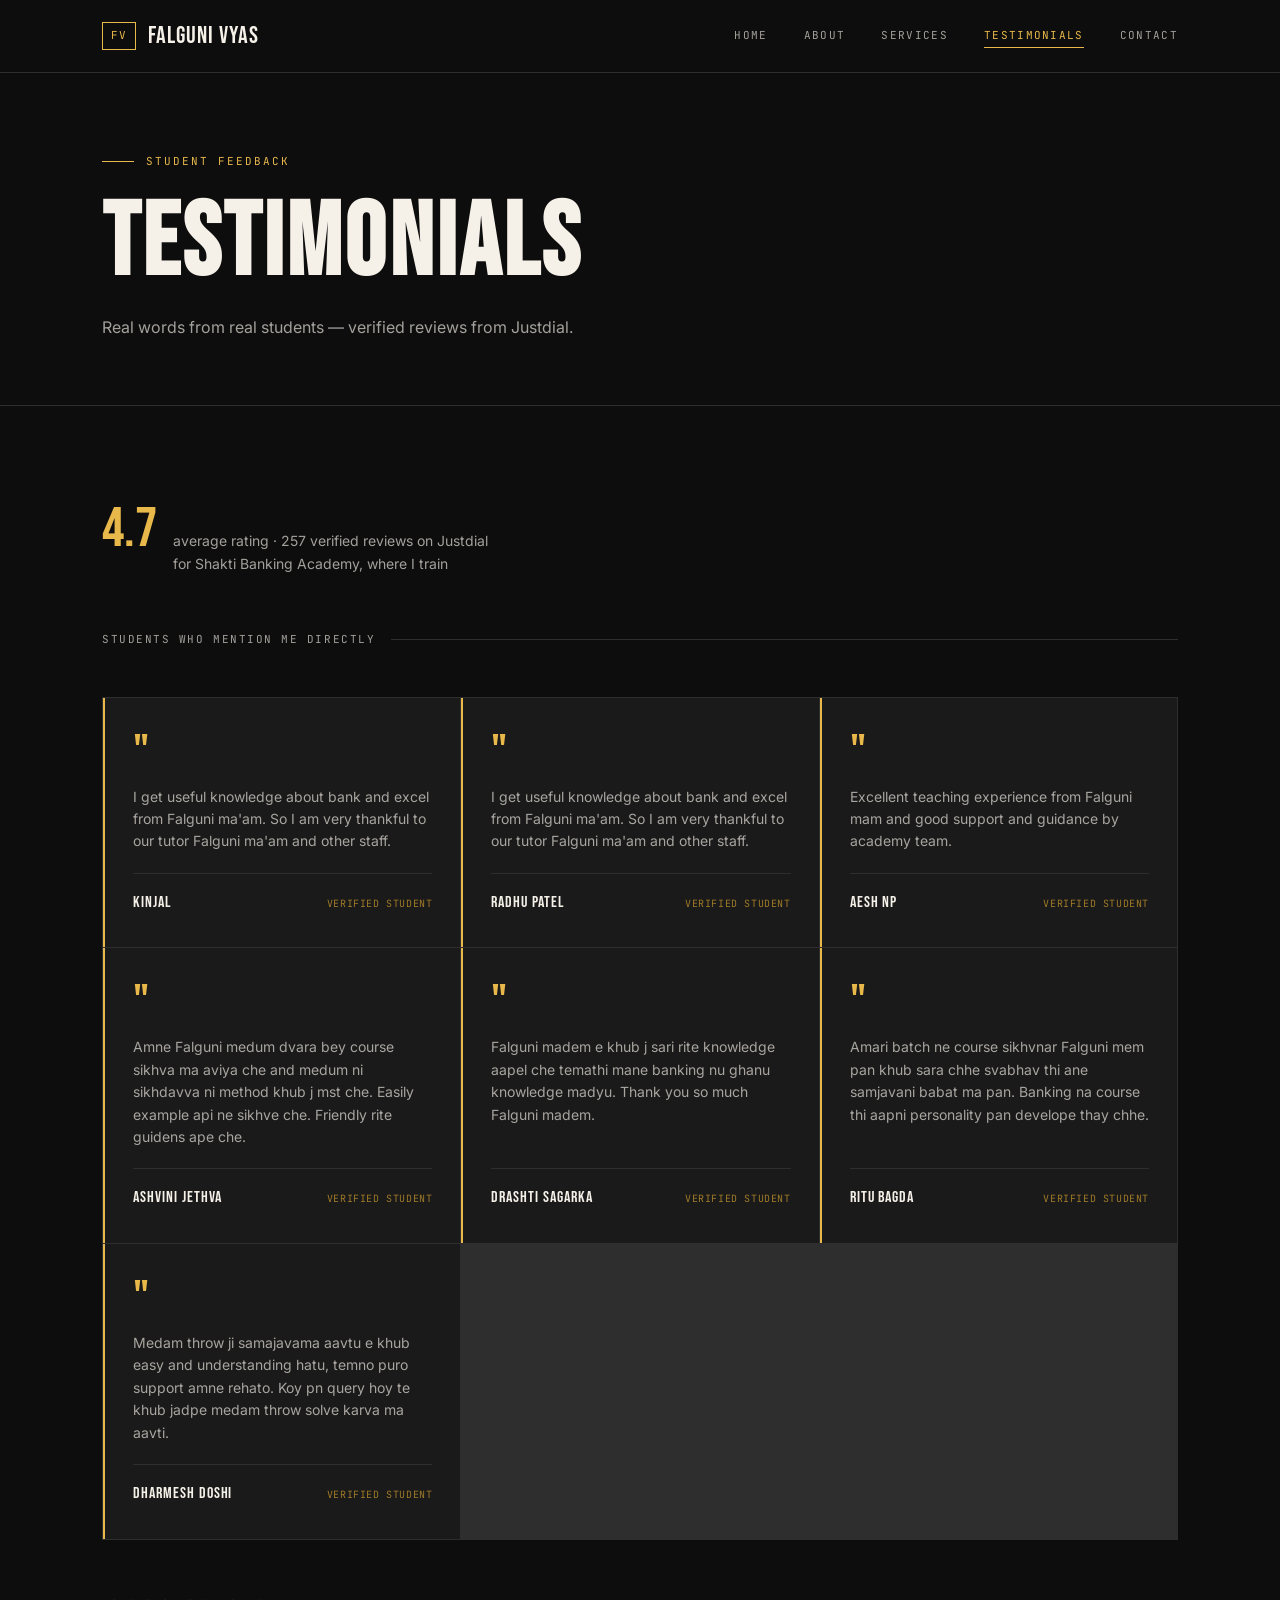
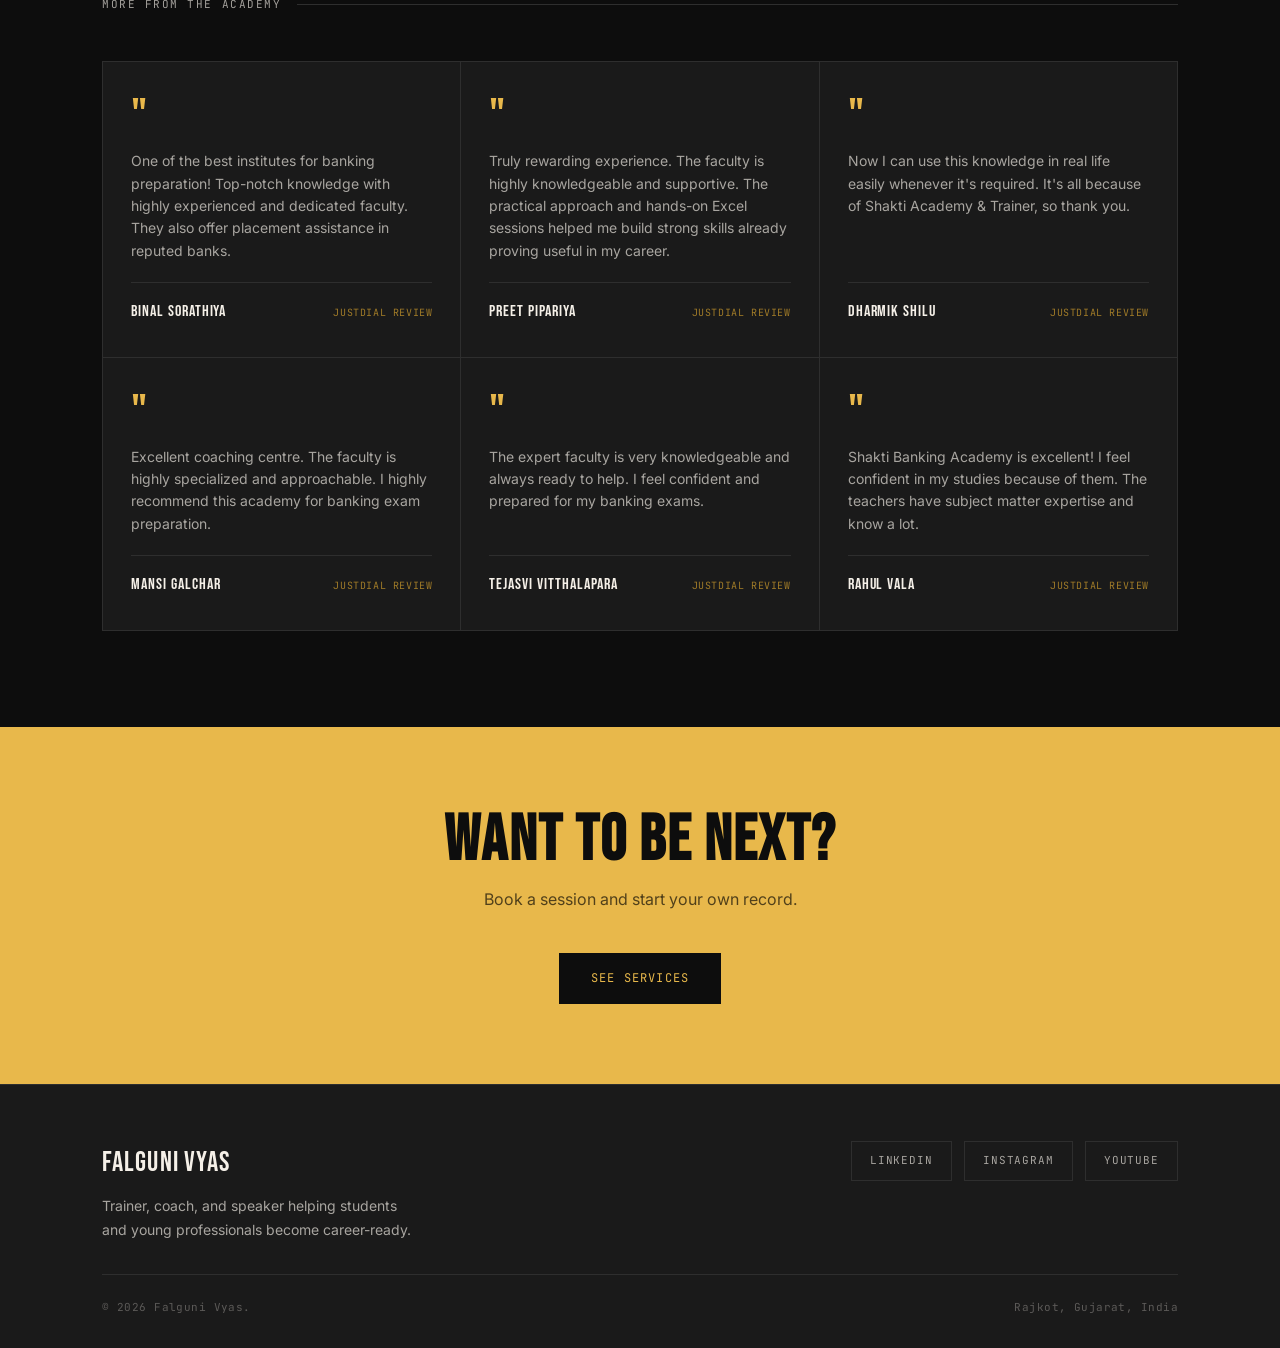
<file: testimonials.html>
<!DOCTYPE html>
<html lang="en">
<head>
<meta charset="UTF-8">
<meta name="viewport" content="width=device-width, initial-scale=1.0">
<title>Testimonials — Falguni Vyas</title>
<link rel="stylesheet" href="style.css">
</head>
<body>
<header class="site-header">
  <nav class="nav">
    <a href="index.html" class="brand"><span class="brand-mark">FV</span><span class="brand-name">Falguni Vyas</span></a>
    <ul class="nav-links">
      <li><a href="index.html">Home</a></li>
      <li><a href="about.html">About</a></li>
      <li><a href="services.html">Services</a></li>
      <li><a href="testimonials.html" class="active">Testimonials</a></li>
      <li><a href="contact.html">Contact</a></li>
    </ul>
    <button class="nav-toggle">MENU</button>
  </nav>
</header>

<div class="page-header">
  <div class="wrap">
    <div class="eyebrow">Student Feedback</div>
    <h1>TESTIMONIALS</h1>
    <p>Real words from real students — verified reviews from Justdial.</p>
  </div>
</div>

<main>
  <section>
    <div class="wrap">
      <div class="rating-strip">
        <span class="rating-num">4.7</span>
        <span class="rating-label">average rating · 257 verified reviews on Justdial<br>for Shakti Banking Academy, where I train</span>
      </div>

      <div class="section-divider">Students Who Mention Me Directly</div>
      <div class="quote-grid">
        <div class="quote-card featured"><span class="quote-mark">"</span><p class="quote-text">I get useful knowledge about bank and excel from Falguni ma'am. So I am very thankful to our tutor Falguni ma'am and other staff.</p><div class="quote-footer"><span class="quote-name">KINJAL</span><span class="quote-tag">Verified Student</span></div></div>
        <div class="quote-card featured"><span class="quote-mark">"</span><p class="quote-text">I get useful knowledge about bank and excel from Falguni ma'am. So I am very thankful to our tutor Falguni ma'am and other staff.</p><div class="quote-footer"><span class="quote-name">RADHU PATEL</span><span class="quote-tag">Verified Student</span></div></div>
        <div class="quote-card featured"><span class="quote-mark">"</span><p class="quote-text">Excellent teaching experience from Falguni mam and good support and guidance by academy team.</p><div class="quote-footer"><span class="quote-name">AESH NP</span><span class="quote-tag">Verified Student</span></div></div>
        <div class="quote-card featured"><span class="quote-mark">"</span><p class="quote-text">Amne Falguni medum dvara bey course sikhva ma aviya che and medum ni sikhdavva ni method khub j mst che. Easily example api ne sikhve che. Friendly rite guidens ape che.</p><div class="quote-footer"><span class="quote-name">ASHVINI JETHVA</span><span class="quote-tag">Verified Student</span></div></div>
        <div class="quote-card featured"><span class="quote-mark">"</span><p class="quote-text">Falguni madem e khub j sari rite knowledge aapel che temathi mane banking nu ghanu knowledge madyu. Thank you so much Falguni madem.</p><div class="quote-footer"><span class="quote-name">DRASHTI SAGARKA</span><span class="quote-tag">Verified Student</span></div></div>
        <div class="quote-card featured"><span class="quote-mark">"</span><p class="quote-text">Amari batch ne course sikhvnar Falguni mem pan khub sara chhe svabhav thi ane samjavani babat ma pan. Banking na course thi aapni personality pan develope thay chhe.</p><div class="quote-footer"><span class="quote-name">RITU BAGDA</span><span class="quote-tag">Verified Student</span></div></div>
        <div class="quote-card featured"><span class="quote-mark">"</span><p class="quote-text">Medam throw ji samajavama aavtu e khub easy and understanding hatu, temno puro support amne rehato. Koy pn query hoy te khub jadpe medam throw solve karva ma aavti.</p><div class="quote-footer"><span class="quote-name">DHARMESH DOSHI</span><span class="quote-tag">Verified Student</span></div></div>
      </div>

      <div class="section-divider">More From the Academy</div>
      <div class="quote-grid">
        <div class="quote-card"><span class="quote-mark">"</span><p class="quote-text">One of the best institutes for banking preparation! Top-notch knowledge with highly experienced and dedicated faculty. They also offer placement assistance in reputed banks.</p><div class="quote-footer"><span class="quote-name">BINAL SORATHIYA</span><span class="quote-tag">Justdial Review</span></div></div>
        <div class="quote-card"><span class="quote-mark">"</span><p class="quote-text">Truly rewarding experience. The faculty is highly knowledgeable and supportive. The practical approach and hands-on Excel sessions helped me build strong skills already proving useful in my career.</p><div class="quote-footer"><span class="quote-name">PREET PIPARIYA</span><span class="quote-tag">Justdial Review</span></div></div>
        <div class="quote-card"><span class="quote-mark">"</span><p class="quote-text">Now I can use this knowledge in real life easily whenever it's required. It's all because of Shakti Academy & Trainer, so thank you.</p><div class="quote-footer"><span class="quote-name">DHARMIK SHILU</span><span class="quote-tag">Justdial Review</span></div></div>
        <div class="quote-card"><span class="quote-mark">"</span><p class="quote-text">Excellent coaching centre. The faculty is highly specialized and approachable. I highly recommend this academy for banking exam preparation.</p><div class="quote-footer"><span class="quote-name">MANSI GALCHAR</span><span class="quote-tag">Justdial Review</span></div></div>
        <div class="quote-card"><span class="quote-mark">"</span><p class="quote-text">The expert faculty is very knowledgeable and always ready to help. I feel confident and prepared for my banking exams.</p><div class="quote-footer"><span class="quote-name">TEJASVI VITTHALAPARA</span><span class="quote-tag">Justdial Review</span></div></div>
        <div class="quote-card"><span class="quote-mark">"</span><p class="quote-text">Shakti Banking Academy is excellent! I feel confident in my studies because of them. The teachers have subject matter expertise and know a lot.</p><div class="quote-footer"><span class="quote-name">RAHUL VALA</span><span class="quote-tag">Justdial Review</span></div></div>
      </div>
    </div>
  </section>

  <div class="cta-band">
    <div class="wrap">
      <h2>WANT TO BE NEXT?</h2>
      <p>Book a session and start your own record.</p>
      <div class="btn-row">
        <a href="services.html" class="btn btn-dark">See Services</a>
      </div>
    </div>
  </div>
</main>

<footer class="site-footer">
  <div class="wrap">
    <div class="footer-grid">
      <div><div class="footer-brand">Falguni Vyas</div><p class="footer-tag">Trainer, coach, and speaker helping students and young professionals become career-ready.</p></div>
      <div class="footer-socials">
        <a href="https://www.linkedin.com/in/falguni-vyas" target="_blank">LinkedIn</a>
        <a href="https://instagram.com/falgunievyas" target="_blank">Instagram</a>
        <a href="https://youtube.com/@falgunivyas-neurogpt" target="_blank">YouTube</a>
      </div>
    </div>
    <div class="footer-bottom"><span>&copy; 2026 Falguni Vyas.</span><span>Rajkot, Gujarat, India</span></div>
  </div>
</footer>
<script src="main.js"></script>
</body>
</html>
</file>
<file: style.css>
/* ============================================
   FALGUNI VYAS — PORTFOLIO v2
   Theme: The Stage (Dark Black + Electric Gold)
   ============================================ */

@import url('https://fonts.googleapis.com/css2?family=Bebas+Neue&family=Inter:wght@300;400;500;600;700&family=JetBrains+Mono:wght@400;500;600&display=swap');

:root {
  --black:       #0D0D0D;
  --black-card:  #1A1A1A;
  --black-soft:  #242424;
  --black-border:#2E2E2E;
  --gold:        #E8B84B;
  --gold-bright: #F5C842;
  --gold-dim:    #A07B28;
  --gold-glow:   rgba(232, 184, 75, 0.15);
  --white:       #F5F0E8;
  --white-dim:   rgba(245, 240, 232, 0.65);
  --white-faint: rgba(245, 240, 232, 0.2);

  --font-display: 'Bebas Neue', sans-serif;
  --font-body:    'Inter', sans-serif;
  --font-mono:    'JetBrains Mono', monospace;

  --max-width: 1140px;
  --radius: 2px;
}

* { box-sizing: border-box; margin: 0; padding: 0; }
html { scroll-behavior: smooth; }

body {
  font-family: var(--font-body);
  background: var(--black);
  color: var(--white);
  line-height: 1.6;
  font-size: 16px;
  -webkit-font-smoothing: antialiased;
}

img { max-width: 100%; display: block; }
a { color: inherit; text-decoration: none; }
::selection { background: var(--gold); color: var(--black); }

/* ============================================
   NAV
   ============================================ */
.site-header {
  background: var(--black);
  border-bottom: 1px solid var(--black-border);
  position: sticky;
  top: 0;
  z-index: 100;
}

.nav {
  max-width: var(--max-width);
  margin: 0 auto;
  padding: 0 32px;
  display: flex;
  align-items: center;
  justify-content: space-between;
  height: 72px;
}

.brand {
  display: flex;
  align-items: center;
  gap: 12px;
  color: var(--white);
}

.brand-mark {
  font-family: var(--font-mono);
  font-size: 11px;
  letter-spacing: 0.1em;
  color: var(--gold);
  border: 1px solid var(--gold);
  padding: 4px 8px;
}

.brand-name {
  font-family: var(--font-display);
  font-size: 24px;
  letter-spacing: 0.04em;
  color: var(--white);
}

.nav-links {
  display: flex;
  gap: 36px;
  list-style: none;
  font-family: var(--font-mono);
  font-size: 11px;
  letter-spacing: 0.12em;
  text-transform: uppercase;
}

.nav-links a {
  color: var(--white-dim);
  transition: color 0.2s;
  padding: 4px 0;
  position: relative;
}

.nav-links a:hover,
.nav-links a.active { color: var(--gold); }

.nav-links a.active::after {
  content: '';
  position: absolute;
  bottom: -2px;
  left: 0; right: 0;
  height: 1px;
  background: var(--gold);
}

.nav-toggle {
  display: none;
  background: none;
  border: 1px solid var(--gold);
  color: var(--gold);
  font-family: var(--font-mono);
  font-size: 11px;
  letter-spacing: 0.1em;
  padding: 8px 14px;
  cursor: pointer;
}

@media (max-width: 760px) {
  .nav-links {
    position: absolute;
    top: 72px; left: 0; right: 0;
    background: var(--black-card);
    flex-direction: column;
    gap: 0;
    border-bottom: 1px solid var(--black-border);
    display: none;
  }
  .nav-links.open { display: flex; }
  .nav-links a {
    display: block;
    padding: 16px 32px;
    border-top: 1px solid var(--black-border);
  }
  .nav-links a.active::after { display: none; }
  .nav-toggle { display: block; }
}

/* ============================================
   LAYOUT
   ============================================ */
.wrap {
  max-width: var(--max-width);
  margin: 0 auto;
  padding: 0 32px;
}

section { padding: 96px 0; }
@media (max-width: 720px) { section { padding: 64px 0; } }

/* ============================================
   EYEBROW LABEL
   ============================================ */
.eyebrow {
  font-family: var(--font-mono);
  font-size: 11px;
  letter-spacing: 0.18em;
  text-transform: uppercase;
  color: var(--gold);
  display: flex;
  align-items: center;
  gap: 12px;
  margin-bottom: 20px;
}

.eyebrow::before {
  content: '';
  width: 32px;
  height: 1px;
  background: var(--gold);
}

/* ============================================
   TYPOGRAPHY
   ============================================ */
h1, h2, h3, h4 {
  font-family: var(--font-display);
  letter-spacing: 0.03em;
  line-height: 1.05;
  color: var(--white);
}

h1 { font-size: clamp(56px, 8vw, 112px); }
h2 { font-size: clamp(40px, 5vw, 72px); }
h3 { font-size: clamp(24px, 3vw, 36px); }

p { color: var(--white-dim); line-height: 1.7; }

.lede {
  font-size: clamp(16px, 1.5vw, 19px);
  color: var(--white-dim);
  max-width: 580px;
}

.mono-tag {
  font-family: var(--font-mono);
  font-size: 11px;
  letter-spacing: 0.08em;
  text-transform: uppercase;
  color: var(--gold);
  border: 1px solid var(--gold-dim);
  padding: 5px 12px;
  display: inline-block;
}

/* ============================================
   BUTTONS
   ============================================ */
.btn {
  display: inline-flex;
  align-items: center;
  gap: 8px;
  font-family: var(--font-mono);
  font-size: 12px;
  letter-spacing: 0.1em;
  text-transform: uppercase;
  padding: 16px 32px;
  cursor: pointer;
  border: none;
  transition: all 0.2s ease;
}

.btn-gold {
  background: var(--gold);
  color: var(--black);
  font-weight: 600;
}
.btn-gold:hover {
  background: var(--gold-bright);
  transform: translateY(-2px);
  box-shadow: 0 8px 24px rgba(232,184,75,0.3);
}

.btn-outline {
  background: transparent;
  color: var(--white);
  border: 1px solid var(--white-faint);
}
.btn-outline:hover {
  border-color: var(--gold);
  color: var(--gold);
}

.btn-row {
  display: flex;
  gap: 16px;
  flex-wrap: wrap;
  margin-top: 40px;
}

/* ============================================
   HERO
   ============================================ */
.hero {
  padding: 80px 0 64px;
  border-bottom: 1px solid var(--black-border);
  overflow: hidden;
}

.hero-inner {
  display: grid;
  grid-template-columns: 1fr 420px;
  gap: 64px;
  align-items: center;
}

@media (max-width: 900px) {
  .hero-inner { grid-template-columns: 1fr; gap: 48px; }
}

.hero-headline {
  font-size: clamp(64px, 9vw, 130px);
  line-height: 0.95;
  color: var(--white);
}

.hero-headline .gold-word { color: var(--gold); }

.hero-sub {
  font-size: 17px;
  color: var(--white-dim);
  max-width: 520px;
  margin-top: 24px;
  line-height: 1.65;
}

/* Portrait frame */
.portrait-frame {
  position: relative;
}

.portrait-frame::before {
  content: '';
  position: absolute;
  top: -12px; left: -12px;
  right: 12px; bottom: 12px;
  border: 1px solid var(--gold-dim);
  z-index: 0;
}

.portrait-frame img {
  position: relative;
  z-index: 1;
  width: 100%;
  aspect-ratio: 4/5;
  object-fit: cover;
  object-position: top center;
  filter: grayscale(20%) contrast(1.05);
}

.portrait-badge {
  position: absolute;
  bottom: -1px;
  left: -1px;
  right: -1px;
  z-index: 2;
  background: var(--gold);
  color: var(--black);
  font-family: var(--font-mono);
  font-size: 11px;
  letter-spacing: 0.12em;
  text-transform: uppercase;
  padding: 10px 16px;
  display: flex;
  justify-content: space-between;
  font-weight: 600;
}

/* ============================================
   STATS — bold number treatment
   ============================================ */
.stats-row {
  display: grid;
  grid-template-columns: repeat(4, 1fr);
  border: 1px solid var(--black-border);
  margin-top: 0;
}

@media (max-width: 720px) {
  .stats-row { grid-template-columns: repeat(2, 1fr); }
}

.stat-block {
  padding: 40px 32px;
  border-right: 1px solid var(--black-border);
  background: var(--black-card);
}

.stat-block:last-child { border-right: none; }

.stat-num {
  font-family: var(--font-display);
  font-size: clamp(48px, 5vw, 72px);
  color: var(--gold);
  line-height: 1;
  display: block;
}

.stat-label {
  font-family: var(--font-mono);
  font-size: 11px;
  letter-spacing: 0.1em;
  text-transform: uppercase;
  color: var(--white-dim);
  margin-top: 8px;
  display: block;
}

/* ============================================
   PROGRAM CARDS
   ============================================ */
.program-grid {
  display: grid;
  grid-template-columns: repeat(2, 1fr);
  gap: 1px;
  background: var(--black-border);
  border: 1px solid var(--black-border);
  margin-top: 48px;
}

@media (max-width: 720px) { .program-grid { grid-template-columns: 1fr; } }

.program-card {
  background: var(--black-card);
  padding: 40px 36px;
  transition: background 0.2s;
}

.program-card:hover { background: var(--black-soft); }

.program-num {
  font-family: var(--font-display);
  font-size: 56px;
  color: var(--black-border);
  line-height: 1;
  margin-bottom: 16px;
  transition: color 0.2s;
}

.program-card:hover .program-num { color: var(--gold-dim); }

.program-card h3 {
  font-size: 28px;
  margin-bottom: 12px;
  letter-spacing: 0.04em;
}

.program-card p { font-size: 15px; }

.program-tag {
  display: inline-block;
  margin-top: 20px;
  font-family: var(--font-mono);
  font-size: 10px;
  letter-spacing: 0.1em;
  text-transform: uppercase;
  color: var(--gold);
  border-bottom: 1px solid var(--gold-dim);
  padding-bottom: 2px;
}

/* ============================================
   SERVICE LIST
   ============================================ */
.service-list {
  border: 1px solid var(--black-border);
  margin-top: 48px;
}

.service-item {
  display: grid;
  grid-template-columns: 60px 1fr auto auto;
  align-items: center;
  gap: 24px;
  padding: 28px 32px;
  border-bottom: 1px solid var(--black-border);
  background: var(--black-card);
  transition: background 0.2s;
}

.service-item:last-child { border-bottom: none; }
.service-item:hover { background: var(--black-soft); }

.service-idx {
  font-family: var(--font-display);
  font-size: 32px;
  color: var(--black-border);
}

.service-item h4 {
  font-family: var(--font-display);
  font-size: 24px;
  letter-spacing: 0.04em;
  margin-bottom: 4px;
}

.service-sub {
  font-size: 14px;
  color: var(--white-dim);
}

.service-price {
  font-family: var(--font-display);
  font-size: 28px;
  color: var(--gold);
  white-space: nowrap;
  text-align: right;
}

.service-price small {
  display: block;
  font-family: var(--font-mono);
  font-size: 10px;
  letter-spacing: 0.06em;
  color: var(--white-dim);
  text-transform: uppercase;
}

@media (max-width: 680px) {
  .service-item { grid-template-columns: 1fr; gap: 10px; }
  .service-idx { display: none; }
}

/* ============================================
   TESTIMONIALS
   ============================================ */
.quote-grid {
  display: grid;
  grid-template-columns: repeat(3, 1fr);
  gap: 1px;
  background: var(--black-border);
  border: 1px solid var(--black-border);
  margin-top: 48px;
}

@media (max-width: 900px) { .quote-grid { grid-template-columns: repeat(2, 1fr); } }
@media (max-width: 580px) { .quote-grid { grid-template-columns: 1fr; } }

.quote-card {
  background: var(--black-card);
  padding: 32px 28px;
  display: flex;
  flex-direction: column;
  min-height: 200px;
  transition: background 0.2s;
}

.quote-card:hover { background: var(--black-soft); }

.quote-card.featured { border-left: 2px solid var(--gold); }

.quote-mark {
  font-family: var(--font-display);
  font-size: 48px;
  color: var(--gold);
  line-height: 1;
  margin-bottom: 8px;
}

.quote-text {
  font-size: 14px;
  color: var(--white-dim);
  flex-grow: 1;
  line-height: 1.6;
}

.quote-footer {
  display: flex;
  justify-content: space-between;
  align-items: baseline;
  margin-top: 20px;
  padding-top: 16px;
  border-top: 1px solid var(--black-border);
}

.quote-name {
  font-family: var(--font-display);
  font-size: 16px;
  color: var(--white);
  letter-spacing: 0.06em;
}

.quote-tag {
  font-family: var(--font-mono);
  font-size: 10px;
  letter-spacing: 0.06em;
  text-transform: uppercase;
  color: var(--gold-dim);
}

.section-divider {
  font-family: var(--font-mono);
  font-size: 11px;
  letter-spacing: 0.14em;
  text-transform: uppercase;
  color: var(--white-dim);
  display: flex;
  align-items: center;
  gap: 16px;
  margin: 56px 0 24px;
}

.section-divider::after {
  content: '';
  flex: 1;
  height: 1px;
  background: var(--black-border);
}

.rating-strip {
  display: flex;
  align-items: baseline;
  gap: 16px;
  margin-bottom: 12px;
}

.rating-num {
  font-family: var(--font-display);
  font-size: 56px;
  color: var(--gold);
  line-height: 1;
}

.rating-label {
  font-size: 14px;
  color: var(--white-dim);
}

/* ============================================
   PAGE HEADER
   ============================================ */
.page-header {
  padding: 80px 0 64px;
  border-bottom: 1px solid var(--black-border);
}

.page-header h1 { color: var(--white); }
.page-header p { color: var(--white-dim); margin-top: 16px; max-width: 560px; }

/* ============================================
   CTA BAND
   ============================================ */
.cta-band {
  background: var(--gold);
  padding: 80px 0;
  text-align: center;
}

.cta-band h2 { color: var(--black); }
.cta-band p { color: rgba(0,0,0,0.65); margin: 12px auto 0; }
.cta-band .btn-row { justify-content: center; }

.btn-dark {
  background: var(--black);
  color: var(--gold);
  font-family: var(--font-mono);
  font-size: 12px;
  letter-spacing: 0.1em;
  text-transform: uppercase;
  padding: 16px 32px;
  display: inline-flex;
  align-items: center;
  cursor: pointer;
  transition: all 0.2s;
}

.btn-dark:hover { background: var(--black-soft); transform: translateY(-2px); }

/* ============================================
   ABOUT SPLIT
   ============================================ */
.split-2 {
  display: grid;
  grid-template-columns: 1fr 1fr;
  gap: 64px;
  margin-top: 48px;
}

@media (max-width: 800px) { .split-2 { grid-template-columns: 1fr; gap: 32px; } }

.split-2 p { margin-bottom: 20px; }
.split-2 p:last-child { margin-bottom: 0; }

/* ============================================
   CREDENTIAL TAGS
   ============================================ */
.credential-tags {
  display: flex;
  flex-wrap: wrap;
  gap: 10px;
  margin-top: 32px;
}

.credential-tags span {
  font-family: var(--font-mono);
  font-size: 11px;
  letter-spacing: 0.06em;
  text-transform: uppercase;
  border: 1px solid var(--black-border);
  background: var(--black-card);
  color: var(--white-dim);
  padding: 8px 14px;
  transition: border-color 0.2s, color 0.2s;
}

.credential-tags span:hover {
  border-color: var(--gold-dim);
  color: var(--gold);
}

/* ============================================
   CONTACT FORM
   ============================================ */
.form-block { display: flex; flex-direction: column; gap: 20px; }

.form-block label {
  font-family: var(--font-mono);
  font-size: 11px;
  letter-spacing: 0.1em;
  text-transform: uppercase;
  color: var(--gold);
  display: block;
  margin-bottom: 8px;
}

.form-block input,
.form-block textarea {
  width: 100%;
  font-family: var(--font-body);
  font-size: 15px;
  padding: 14px 16px;
  background: var(--black-card);
  border: 1px solid var(--black-border);
  color: var(--white);
  outline: none;
  transition: border-color 0.2s;
}

.form-block input:focus,
.form-block textarea:focus { border-color: var(--gold); }

.form-block textarea { min-height: 140px; resize: vertical; }

/* ============================================
   FOOTER
   ============================================ */
.site-footer {
  background: var(--black-card);
  border-top: 1px solid var(--black-border);
  padding: 56px 0 32px;
}

.footer-grid {
  display: flex;
  justify-content: space-between;
  align-items: flex-start;
  flex-wrap: wrap;
  gap: 32px;
  padding-bottom: 32px;
  border-bottom: 1px solid var(--black-border);
}

.footer-brand {
  font-family: var(--font-display);
  font-size: 28px;
  color: var(--white);
  letter-spacing: 0.04em;
}

.footer-tag {
  font-size: 14px;
  color: var(--white-dim);
  margin-top: 8px;
  max-width: 320px;
}

.footer-socials { display: flex; gap: 12px; flex-wrap: wrap; }

.footer-socials a {
  font-family: var(--font-mono);
  font-size: 11px;
  letter-spacing: 0.08em;
  text-transform: uppercase;
  border: 1px solid var(--black-border);
  color: var(--white-dim);
  padding: 10px 18px;
  transition: all 0.2s;
}

.footer-socials a:hover {
  border-color: var(--gold);
  color: var(--gold);
}

.footer-bottom {
  display: flex;
  justify-content: space-between;
  flex-wrap: wrap;
  gap: 12px;
  padding-top: 24px;
  font-family: var(--font-mono);
  font-size: 11px;
  color: rgba(245,240,232,0.3);
  letter-spacing: 0.04em;
}

/* ============================================
   CONTACT DIRECT LINKS
   ============================================ */
.contact-socials { display: flex; gap: 12px; flex-wrap: wrap; margin: 24px 0 32px; }

.contact-socials a {
  font-family: var(--font-mono);
  font-size: 11px;
  letter-spacing: 0.08em;
  text-transform: uppercase;
  border: 1px solid var(--black-border);
  color: var(--white-dim);
  padding: 10px 18px;
  transition: all 0.2s;
}

.contact-socials a:hover { border-color: var(--gold); color: var(--gold); }

.contact-meta { margin-top: 32px; }
.contact-meta .mono-label {
  font-family: var(--font-mono);
  font-size: 11px;
  letter-spacing: 0.1em;
  text-transform: uppercase;
  color: var(--gold);
  display: block;
  margin-bottom: 4px;
}

.divider {
  height: 1px;
  background: var(--black-border);
  margin: 64px 0;
}

/* ============================================
   CLARITY CODE PAGE STYLES
   ============================================ */

@import url('https://fonts.googleapis.com/css2?family=Noto+Sans+Gujarati:wght@400;500;600&display=swap');

.gujarati {
  font-family: 'Noto Sans Gujarati', 'Inter', sans-serif;
  font-size: 15px;
  color: var(--gold);
  margin-top: 4px;
  line-height: 1.7;
}

/* Services — single card hero style */
.service-hero-card {
  background: var(--black-card);
  border: 1px solid var(--gold-dim);
  padding: 56px 48px;
  margin-top: 48px;
  position: relative;
  overflow: hidden;
}

.service-hero-card::before {
  content: '';
  position: absolute;
  top: 0; left: 0;
  width: 3px;
  height: 100%;
  background: var(--gold);
}

.service-hero-card .framework {
  display: flex;
  gap: 0;
  margin: 28px 0 32px;
  flex-wrap: wrap;
}

.framework-step {
  display: flex;
  align-items: center;
  gap: 0;
}

.framework-step span {
  font-family: var(--font-mono);
  font-size: 12px;
  letter-spacing: 0.1em;
  text-transform: uppercase;
  color: var(--black);
  background: var(--gold);
  padding: 8px 18px;
  font-weight: 600;
}

.framework-arrow {
  font-size: 18px;
  color: var(--gold-dim);
  padding: 0 10px;
  display: flex;
  align-items: center;
}

.service-meta {
  display: flex;
  gap: 32px;
  margin-bottom: 32px;
  flex-wrap: wrap;
}

.service-meta-item {
  display: flex;
  flex-direction: column;
  gap: 4px;
}

.service-meta-item .label {
  font-family: var(--font-mono);
  font-size: 10px;
  letter-spacing: 0.12em;
  text-transform: uppercase;
  color: var(--white-dim);
}

.service-meta-item .value {
  font-family: var(--font-display);
  font-size: 28px;
  color: var(--gold);
  line-height: 1;
}

/* Is This For You section */
.for-you-grid {
  display: grid;
  grid-template-columns: 1fr 1fr;
  gap: 1px;
  background: var(--black-border);
  border: 1px solid var(--black-border);
  margin-top: 48px;
}

@media (max-width: 720px) {
  .for-you-grid { grid-template-columns: 1fr; }
}

.for-you-col {
  background: var(--black-card);
  padding: 40px 36px;
}

.for-you-col.yes { border-top: 2px solid var(--gold); }
.for-you-col.no { border-top: 2px solid var(--black-border); }

.for-you-col h4 {
  font-family: var(--font-display);
  font-size: 22px;
  letter-spacing: 0.06em;
  margin-bottom: 24px;
  color: var(--white);
}

.for-you-col.yes h4 { color: var(--gold); }

.for-you-list {
  list-style: none;
  display: flex;
  flex-direction: column;
  gap: 16px;
}

.for-you-list li {
  font-size: 14px;
  color: var(--white-dim);
  line-height: 1.6;
  padding-left: 20px;
  position: relative;
}

.for-you-list li::before {
  content: '—';
  position: absolute;
  left: 0;
  color: var(--gold-dim);
  font-family: var(--font-mono);
}

.for-you-col.no .for-you-list li::before {
  color: var(--black-border);
}

/* 5 Questions section */
.questions-list {
  display: flex;
  flex-direction: column;
  gap: 1px;
  background: var(--black-border);
  border: 1px solid var(--black-border);
  margin-top: 48px;
}

.question-item {
  background: var(--black-card);
  padding: 40px 40px;
  display: grid;
  grid-template-columns: 80px 1fr;
  gap: 24px;
  transition: background 0.2s;
}

.question-item:hover { background: var(--black-soft); }

.question-num {
  font-family: var(--font-display);
  font-size: 64px;
  color: var(--black-border);
  line-height: 1;
  transition: color 0.2s;
}

.question-item:hover .question-num { color: var(--gold-dim); }

.question-content h4 {
  font-family: var(--font-display);
  font-size: 26px;
  letter-spacing: 0.03em;
  color: var(--white);
  margin-bottom: 4px;
  line-height: 1.2;
}

.question-content .gujarati {
  margin-bottom: 14px;
  font-size: 14px;
}

.question-content p {
  font-size: 14px;
  color: var(--white-dim);
  line-height: 1.65;
  margin-bottom: 6px;
}

.question-content .gujarati-body {
  font-family: 'Noto Sans Gujarati', sans-serif;
  font-size: 13px;
  color: rgba(245,240,232,0.4);
  line-height: 1.7;
}

@media (max-width: 680px) {
  .question-item {
    grid-template-columns: 1fr;
    gap: 12px;
    padding: 28px 24px;
  }
  .question-num { font-size: 40px; }
}

/* Clarity CTA block */
.clarity-cta {
  background: var(--gold);
  padding: 80px 0;
  text-align: center;
}

.clarity-cta h2 { color: var(--black); }
.clarity-cta p { color: rgba(0,0,0,0.6); margin: 12px auto 0; max-width: 480px; }
.clarity-cta .btn-row { justify-content: center; }

/* ============================================
   CLARITY CODE PAGE STYLES
   ============================================ */

/* Services page — Clarity Card hero */
.clarity-card-link { display: block; text-decoration: none; }

.clarity-card {
  border: 1px solid var(--gold-dim);
  background: var(--black-card);
  transition: background 0.2s, border-color 0.2s;
}

.clarity-card:hover {
  background: var(--black-soft);
  border-color: var(--gold);
}

.clarity-card-top {
  background: var(--black);
  border-bottom: 1px solid var(--black-border);
  padding: 40px 40px 32px;
}

.clarity-card-body {
  padding: 40px;
}

.clarity-framework {
  display: flex;
  align-items: flex-start;
  gap: 24px;
  margin-bottom: 40px;
  flex-wrap: wrap;
}

.cf-step {
  flex: 1;
  min-width: 180px;
}

.cf-num {
  font-family: var(--font-mono);
  font-size: 11px;
  color: var(--gold);
  letter-spacing: 0.1em;
  display: block;
  margin-bottom: 6px;
}

.cf-label {
  font-family: var(--font-display);
  font-size: 28px;
  color: var(--white);
  letter-spacing: 0.06em;
  display: block;
  margin-bottom: 8px;
}

.cf-step p {
  font-size: 14px;
  color: var(--white-dim);
}

.cf-arrow {
  font-size: 24px;
  color: var(--gold-dim);
  padding-top: 28px;
  flex-shrink: 0;
}

.clarity-meta {
  display: flex;
  align-items: center;
  gap: 40px;
  flex-wrap: wrap;
  border-top: 1px solid var(--black-border);
  padding-top: 32px;
}

.clarity-detail { display: flex; flex-direction: column; gap: 6px; }

.clarity-val {
  font-family: var(--font-display);
  font-size: 24px;
  color: var(--white);
  letter-spacing: 0.04em;
}

.clarity-val.gold { color: var(--gold); font-size: 32px; }

/* Clarity Code full page framework */
.clarity-framework-full {
  display: flex;
  align-items: flex-start;
  gap: 32px;
  flex-wrap: wrap;
}

.cf-block {
  flex: 1;
  min-width: 220px;
  background: var(--black-card);
  border: 1px solid var(--black-border);
  padding: 36px 32px;
  transition: border-color 0.2s;
}

.cf-block:hover { border-color: var(--gold-dim); }

.cf-block-num {
  font-family: var(--font-mono);
  font-size: 11px;
  letter-spacing: 0.14em;
  color: var(--gold);
  margin-bottom: 12px;
}

.cf-block-title {
  font-family: var(--font-display);
  font-size: 40px;
  color: var(--white);
  letter-spacing: 0.06em;
  margin-bottom: 16px;
}

.cf-block p { font-size: 15px; line-height: 1.65; }

.cf-block-arrow {
  font-size: 32px;
  color: var(--gold-dim);
  padding-top: 56px;
  flex-shrink: 0;
}

/* Is This For You */
.ify-grid {
  display: grid;
  grid-template-columns: 1fr 1fr;
  gap: 1px;
  background: var(--black-border);
  border: 1px solid var(--black-border);
}

@media (max-width: 760px) { .ify-grid { grid-template-columns: 1fr; } }

.ify-col {
  background: var(--black-card);
  padding: 40px 36px;
}

.ify-head {
  display: flex;
  align-items: center;
  gap: 14px;
  margin-bottom: 28px;
}

.ify-icon {
  width: 32px;
  height: 32px;
  border: 1px solid var(--gold);
  color: var(--gold);
  display: flex;
  align-items: center;
  justify-content: center;
  font-size: 14px;
  flex-shrink: 0;
}

.ify-head h3 {
  font-family: var(--font-display);
  font-size: 22px;
  letter-spacing: 0.04em;
}

.ify-list {
  list-style: none;
  display: flex;
  flex-direction: column;
  gap: 18px;
}

.ify-list li {
  font-size: 15px;
  color: var(--white-dim);
  line-height: 1.6;
  padding-left: 16px;
  border-left: 1px solid var(--black-border);
}

.ify-yes .ify-list li { border-left-color: var(--gold-dim); }

/* 5 Questions */
.q5-list {
  display: flex;
  flex-direction: column;
  gap: 1px;
  background: var(--black-border);
  border: 1px solid var(--black-border);
}

.q5-item {
  display: grid;
  grid-template-columns: 80px 1fr;
  gap: 0;
  background: var(--black-card);
  transition: background 0.2s;
}

.q5-item:hover { background: var(--black-soft); }

.q5-num {
  font-family: var(--font-display);
  font-size: 48px;
  color: var(--black-border);
  padding: 36px 24px;
  border-right: 1px solid var(--black-border);
  line-height: 1;
  transition: color 0.2s;
}

.q5-item:hover .q5-num { color: var(--gold-dim); }

.q5-content {
  padding: 32px 36px;
}

.q5-q {
  font-family: var(--font-body);
  font-size: 17px;
  font-weight: 600;
  color: var(--white);
  line-height: 1.45;
  margin-bottom: 4px;
}

.q5-a {
  font-size: 14px;
  color: var(--white-dim);
  margin-top: 12px;
  line-height: 1.65;
}

@media (max-width: 620px) {
  .q5-item { grid-template-columns: 1fr; }
  .q5-num { padding: 24px 24px 0; border-right: none; font-size: 36px; }
  .q5-content { padding: 16px 24px 28px; }
  .clarity-framework { flex-direction: column; }
  .cf-arrow { display: none; }
  .cf-block-arrow { display: none; }
  .clarity-framework-full { flex-direction: column; }
}
</file>
